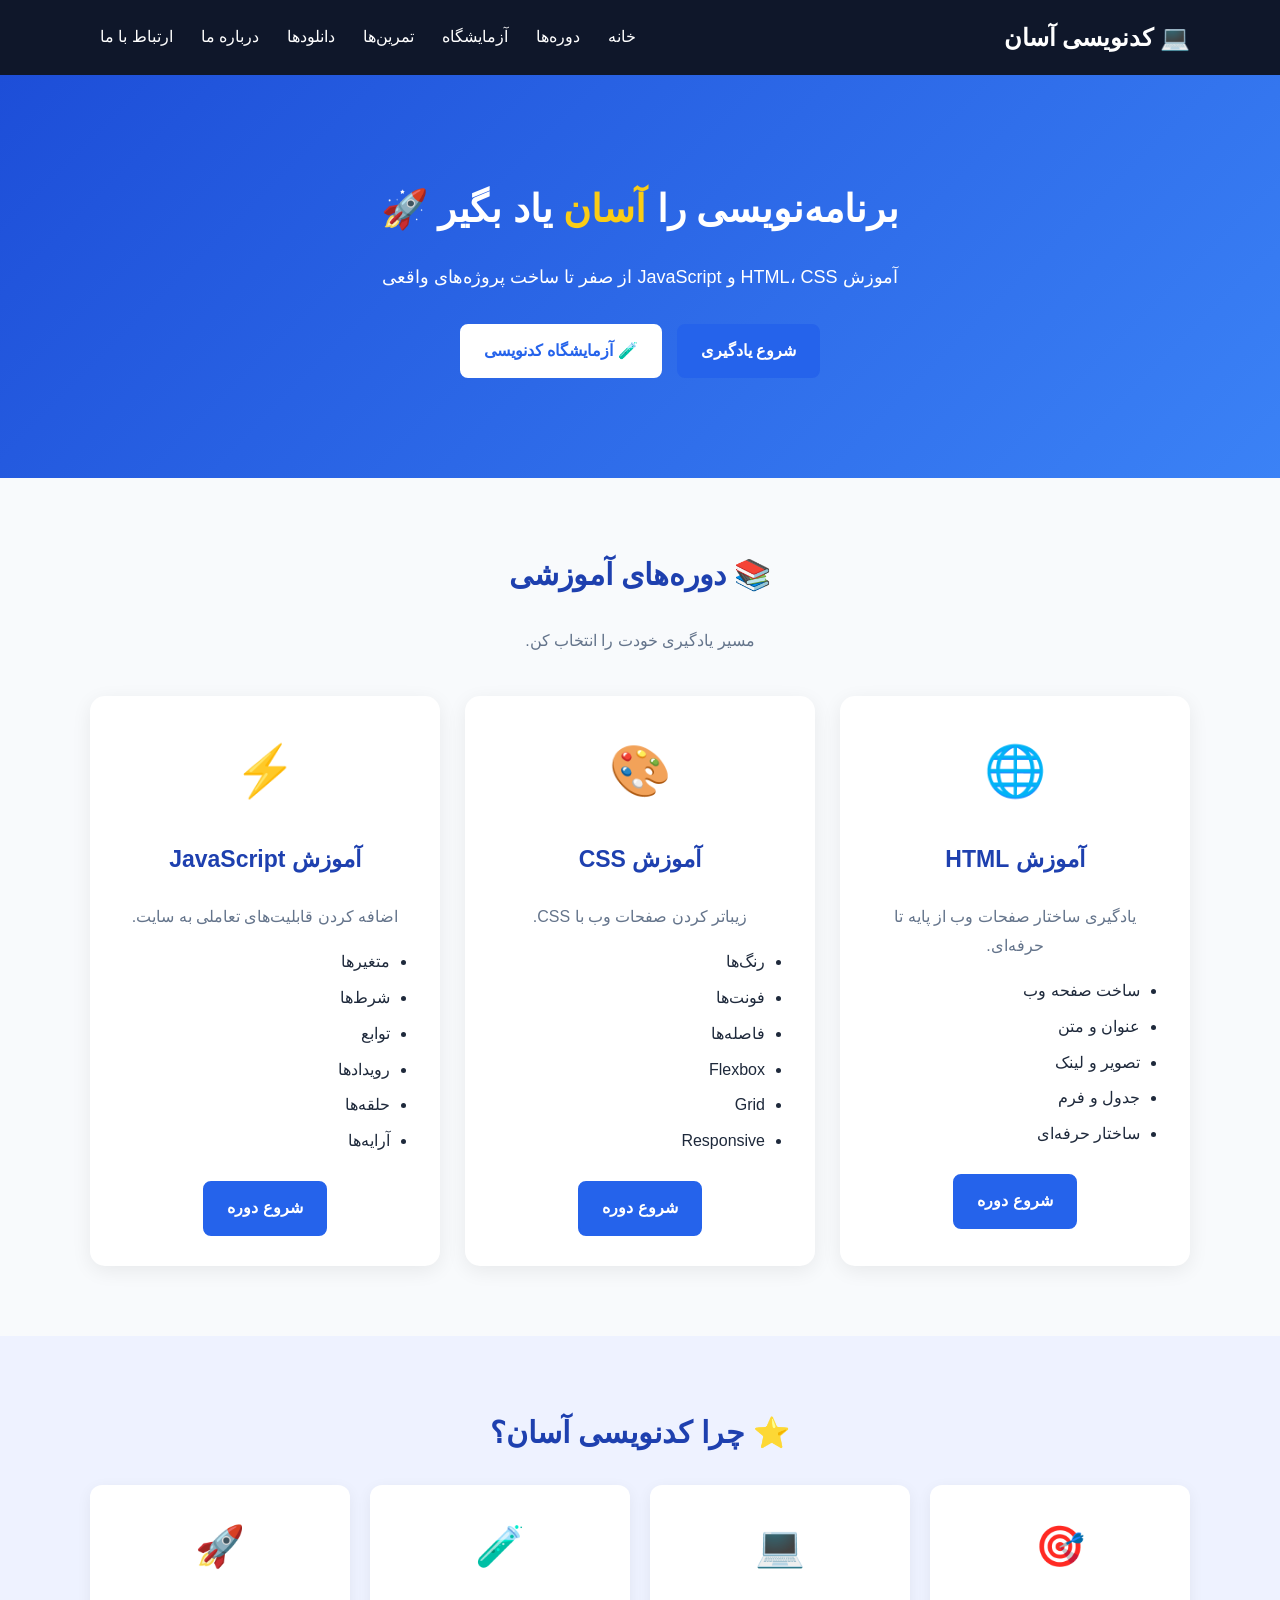
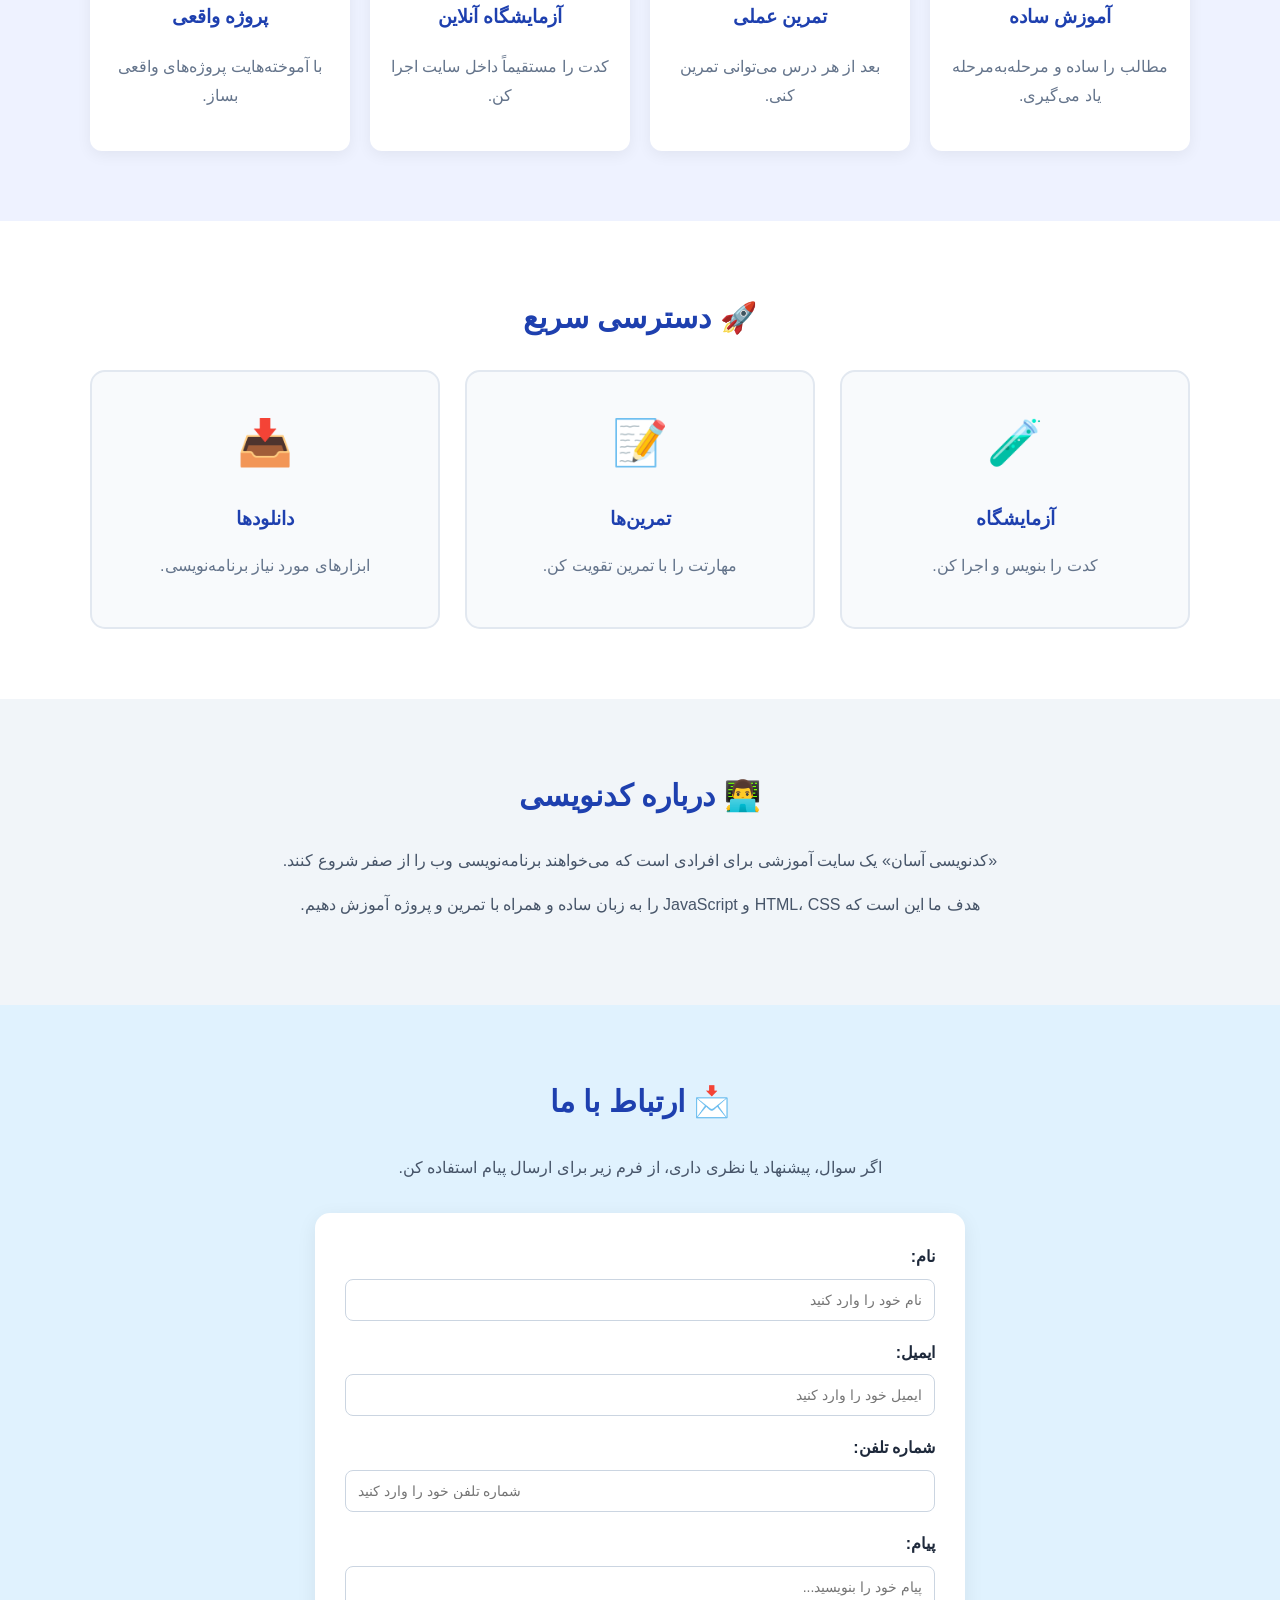
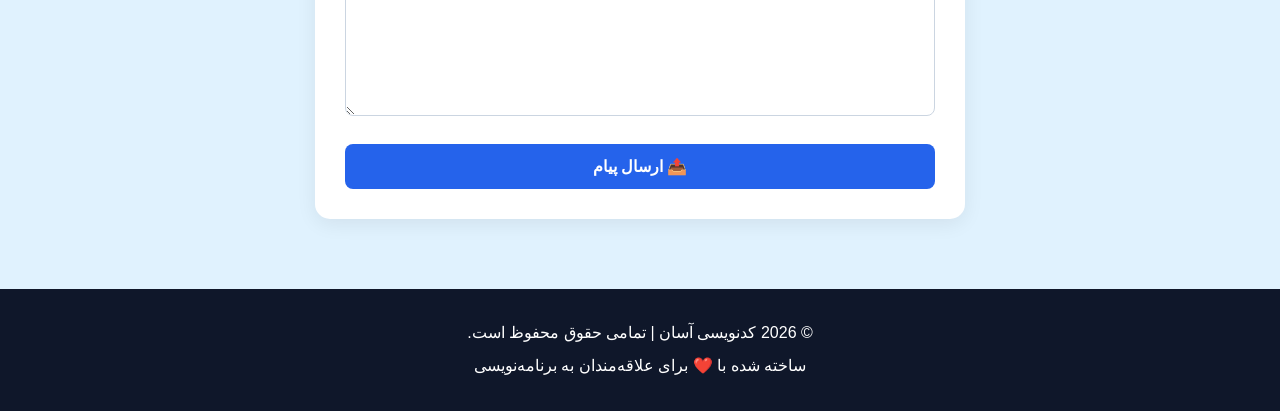
<file: index.html>
<!DOCTYPE html>
<html lang="fa" dir="rtl">

<head>

    <meta charset="UTF-8">

    <meta name="viewport"
          content="width=device-width, initial-scale=1.0">

    <title>کدنویسی آسان | آموزش برنامه‌نویسی سایت</title>

    <link rel="stylesheet"
          href="style.css">

</head>

<body>

    <!-- ================= HEADER ================= -->

    <header>

        <div class="container">

            <h1>💻 کدنویسی آسان</h1>

            <nav>

                <a href="index.html">خانه</a>

                <a href="#courses">دوره‌ها</a>

                <a href="lab.html">آزمایشگاه</a>

                <a href="exercises.html">تمرین‌ها</a>

                <a href="downloads.html">دانلودها</a>

                <a href="#about">درباره ما</a>

                <a href="#contact">ارتباط با ما</a>

            </nav>

        </div>

    </header>


    <!-- ================= HERO ================= -->

    <section class="hero">

        <div class="container">

            <h2>
                برنامه‌نویسی را
                <span>آسان</span>
                یاد بگیر 🚀
            </h2>

            <p>
                آموزش HTML، CSS و JavaScript
                از صفر تا ساخت پروژه‌های واقعی
            </p>

            <div class="hero-buttons">

                <a href="#courses"
                   class="btn">
                    شروع یادگیری
                </a>

                <a href="lab.html"
                   class="btn btn-secondary">
                    🧪 آزمایشگاه کدنویسی
                </a>

            </div>

        </div>

    </section>


    <!-- ================= COURSES ================= -->

    <section id="courses"
             class="section courses">

        <div class="container">

            <h2>📚 دوره‌های آموزشی</h2>

            <p class="section-description">
                مسیر یادگیری خودت را انتخاب کن.
            </p>


            <div class="course-container">


                <!-- HTML -->

                <div class="course-card">

                    <div class="course-icon">
                        🌐
                    </div>

                    <h3>
                        آموزش HTML
                    </h3>

                    <p>
                        یادگیری ساختار صفحات وب
                        از پایه تا حرفه‌ای.
                    </p>

                    <ul>

                        <li>ساخت صفحه وب</li>

                        <li>عنوان و متن</li>

                        <li>تصویر و لینک</li>

                        <li>جدول و فرم</li>

                        <li>ساختار حرفه‌ای</li>

                    </ul>

                    <a href="html-course.html"
                       class="btn">
                        شروع دوره
                    </a>

                </div>


                <!-- CSS -->

                <div class="course-card">

                    <div class="course-icon">
                        🎨
                    </div>

                    <h3>
                        آموزش CSS
                    </h3>

                    <p>
                        زیباتر کردن صفحات وب
                        با CSS.
                    </p>

                    <ul>

                        <li>رنگ‌ها</li>

                        <li>فونت‌ها</li>

                        <li>فاصله‌ها</li>

                        <li>Flexbox</li>

                        <li>Grid</li>

                        <li>Responsive</li>

                    </ul>

                    <a href="css-course.html"
                       class="btn">
                        شروع دوره
                    </a>

                </div>


                <!-- JavaScript -->

                <div class="course-card">

                    <div class="course-icon">
                        ⚡
                    </div>

                    <h3>
                        آموزش JavaScript
                    </h3>

                    <p>
                        اضافه کردن قابلیت‌های
                        تعاملی به سایت.
                    </p>

                    <ul>

                        <li>متغیرها</li>

                        <li>شرط‌ها</li>

                        <li>توابع</li>

                        <li>رویدادها</li>

                        <li>حلقه‌ها</li>

                        <li>آرایه‌ها</li>

                    </ul>

                    <a href="js-course.html"
                       class="btn">
                        شروع دوره
                    </a>

                </div>

            </div>

        </div>

    </section>


    <!-- ================= FEATURES ================= -->

    <section class="features section">

        <div class="container">

            <h2>
                ⭐ چرا کدنویسی آسان؟
            </h2>

            <div class="features-container">


                <div class="feature">

                    <div class="feature-icon">
                        🎯
                    </div>

                    <h3>
                        آموزش ساده
                    </h3>

                    <p>
                        مطالب را ساده و مرحله‌به‌مرحله
                        یاد می‌گیری.
                    </p>

                </div>


                <div class="feature">

                    <div class="feature-icon">
                        💻
                    </div>

                    <h3>
                        تمرین عملی
                    </h3>

                    <p>
                        بعد از هر درس می‌توانی
                        تمرین کنی.
                    </p>

                </div>


                <div class="feature">

                    <div class="feature-icon">
                        🧪
                    </div>

                    <h3>
                        آزمایشگاه آنلاین
                    </h3>

                    <p>
                        کدت را مستقیماً داخل سایت
                        اجرا کن.
                    </p>

                </div>


                <div class="feature">

                    <div class="feature-icon">
                        🚀
                    </div>

                    <h3>
                        پروژه واقعی
                    </h3>

                    <p>
                        با آموخته‌هایت پروژه‌های
                        واقعی بساز.
                    </p>

                </div>

            </div>

        </div>

    </section>


    <!-- ================= QUICK ACCESS ================= -->

    <section class="quick section">

        <div class="container">

            <h2>
                🚀 دسترسی سریع
            </h2>


            <div class="quick-container">


                <a href="lab.html"
                   class="quick-card">

                    <span>
                        🧪
                    </span>

                    <h3>
                        آزمایشگاه
                    </h3>

                    <p>
                        کدت را بنویس و اجرا کن.
                    </p>

                </a>


                <a href="exercises.html"
                   class="quick-card">

                    <span>
                        📝
                    </span>

                    <h3>
                        تمرین‌ها
                    </h3>

                    <p>
                        مهارتت را با تمرین تقویت کن.
                    </p>

                </a>


                <a href="downloads.html"
                   class="quick-card">

                    <span>
                        📥
                    </span>

                    <h3>
                        دانلودها
                    </h3>

                    <p>
                        ابزارهای مورد نیاز برنامه‌نویسی.
                    </p>

                </a>

            </div>

        </div>

    </section>


    <!-- ================= ABOUT ================= -->

    <section id="about"
             class="about section">

        <div class="container">

            <h2>
                👨‍💻 درباره کدنویسی
            </h2>

            <p>
                «کدنویسی آسان» یک سایت آموزشی
                برای افرادی است که می‌خواهند
                برنامه‌نویسی وب را از صفر شروع کنند.
            </p>

            <p>
                هدف ما این است که HTML، CSS و
                JavaScript را به زبان ساده و
                همراه با تمرین و پروژه آموزش دهیم.
            </p>

        </div>

    </section>


    <!-- ================= CONTACT ================= -->

    <section id="contact"
             class="contact section">

        <div class="container">

            <h2>
                📩 ارتباط با ما
            </h2>

            <p>
                اگر سوال، پیشنهاد یا نظری داری،
                از فرم زیر برای ارسال پیام استفاده کن.
            </p>


            <!-- فرم ارسال واقعی -->

            <form
                class="contact-form"
                action="https://formspree.io/f/mqpazklv"
                method="POST">


                <!-- نام -->

                <label for="name">
                    نام:
                </label>

                <input
                    type="text"
                    id="name"
                    name="name"
                    placeholder="نام خود را وارد کنید"
                    required>


                <!-- ایمیل -->

                <label for="email">
                    ایمیل:
                </label>

                <input
                    type="email"
                    id="email"
                    name="email"
                    placeholder="ایمیل خود را وارد کنید"
                    required>


                <!-- شماره -->

                <label for="phone">
                    شماره تلفن:
                </label>

                <input
                    type="tel"
                    id="phone"
                    name="phone"
                    placeholder="شماره تلفن خود را وارد کنید">


                <!-- پیام -->

                <label for="message">
                    پیام:
                </label>

                <textarea
                    id="message"
                    name="message"
                    placeholder="پیام خود را بنویسید..."
                    required></textarea>


                <!-- دکمه -->

                <button type="submit">
                    📤 ارسال پیام
                </button>

            </form>

        </div>

    </section>


    <!-- ================= FOOTER ================= -->

    <footer>

        <div class="container">

            <p>
                © 2026 کدنویسی آسان |
                تمامی حقوق محفوظ است.
            </p>

            <p>
                ساخته شده با ❤️ برای علاقه‌مندان
                به برنامه‌نویسی
            </p>

        </div>

    </footer>


    <!-- ================= JAVASCRIPT ================= -->

    <script src="script.js"></script>

</body>

</html>
</file>
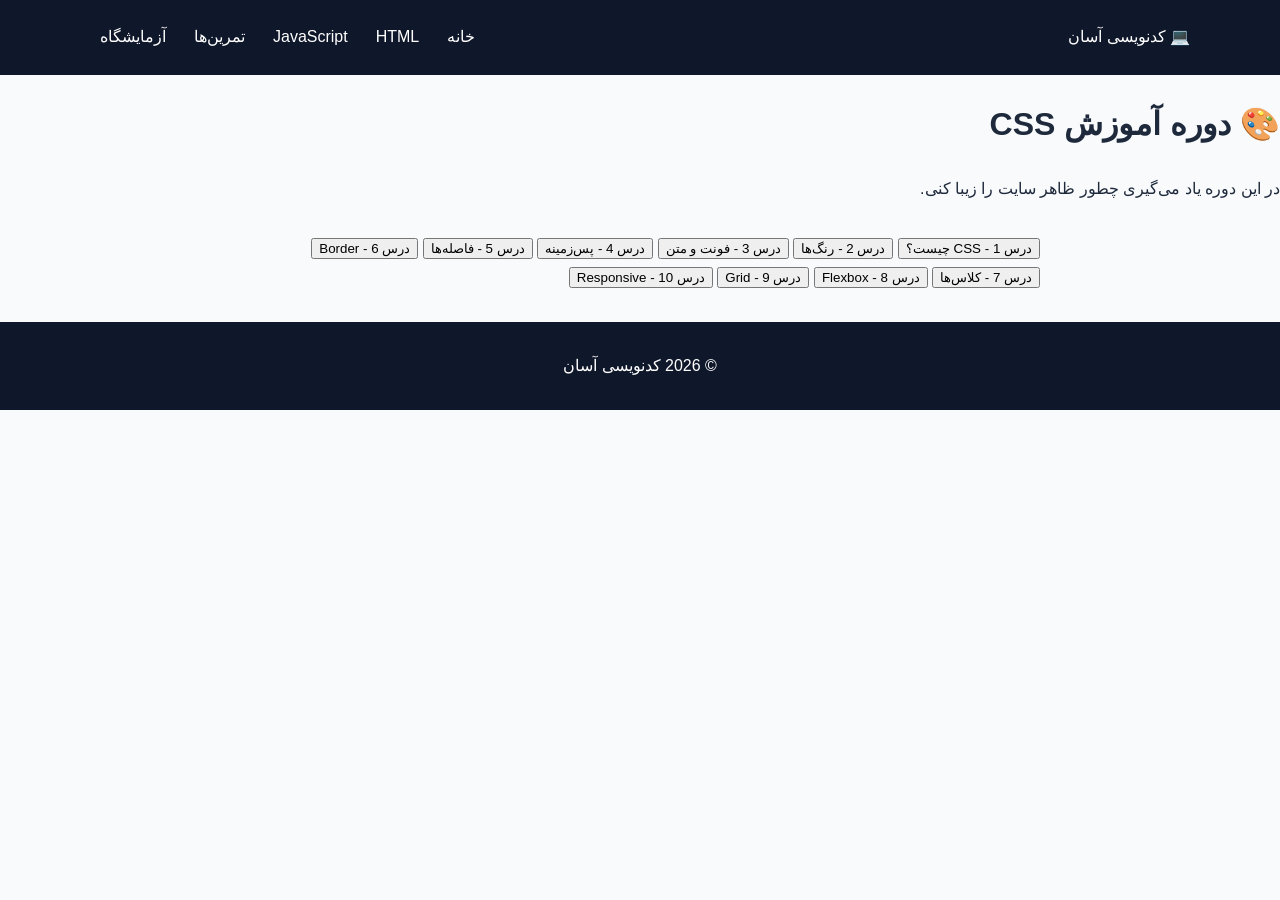
<file: css-course.html>
<!DOCTYPE html>
<html lang="fa" dir="rtl">

<head>

    <meta charset="UTF-8">

    <meta name="viewport"
        content="width=device-width, initial-scale=1.0">

    <title>دوره CSS | کدنویسی آسان</title>

    <link rel="stylesheet" href="style.css">

</head>

<body>


<header>

    <div class="container header-container">

        <div class="logo">
            💻 کدنویسی آسان
        </div>

        <nav>

            <a href="index.html">خانه</a>
            <a href="html-course.html">HTML</a>
            <a href="js-course.html">JavaScript</a>
            <a href="exercises.html">تمرین‌ها</a>
            <a href="lab.html">آزمایشگاه</a>

        </nav>

    </div>

</header>


<main class="lesson-page">

    <h1>🎨 دوره آموزش CSS</h1>

    <p>
        در این دوره یاد می‌گیری چطور ظاهر سایت را زیبا کنی.
    </p>


    <div class="lesson-list">

        <button onclick="showLesson(1)">
            درس 1 - CSS چیست؟
        </button>

        <button onclick="showLesson(2)">
            درس 2 - رنگ‌ها
        </button>

        <button onclick="showLesson(3)">
            درس 3 - فونت و متن
        </button>

        <button onclick="showLesson(4)">
            درس 4 - پس‌زمینه
        </button>

        <button onclick="showLesson(5)">
            درس 5 - فاصله‌ها
        </button>

        <button onclick="showLesson(6)">
            درس 6 - Border
        </button>

        <button onclick="showLesson(7)">
            درس 7 - کلاس‌ها
        </button>

        <button onclick="showLesson(8)">
            درس 8 - Flexbox
        </button>

        <button onclick="showLesson(9)">
            درس 9 - Grid
        </button>

        <button onclick="showLesson(10)">
            درس 10 - Responsive
        </button>

    </div>


    <div id="lesson1" class="lesson">

        <h2>درس 1: CSS چیست؟</h2>

        <p>
            CSS برای طراحی ظاهر صفحات HTML استفاده می‌شود.
        </p>

        <div class="code-box">
h1 {
    color: blue;
}
        </div>

        <div class="exercise">
            📝 تمرین: رنگ یک h1 را آبی کن.
        </div>

        <div class="lesson-nav">

            <button onclick="showLesson(2)">
                درس بعدی ←
            </button>

            <button onclick="backToLessons()">
                فهرست
            </button>

        </div>

    </div>


    <div id="lesson2" class="lesson">

        <h2>درس 2: رنگ‌ها</h2>

        <div class="code-box">
body {
    background: lightblue;
}

h1 {
    color: red;
}
        </div>

        <p>
            می‌توانی از نام رنگ، HEX و RGB استفاده کنی.
        </p>

        <div class="exercise">
            📝 تمرین: پس‌زمینه صفحه را سبز کن.
        </div>

        <div class="lesson-nav">

            <button onclick="showLesson(3)">
                درس بعدی ←
            </button>

            <button onclick="backToLessons()">
                فهرست
            </button>

        </div>

    </div>


    <div id="lesson3" class="lesson">

        <h2>درس 3: فونت و متن</h2>

        <div class="code-box">
p {
    font-size: 20px;
    font-weight: bold;
    text-align: center;
}
        </div>

        <div class="exercise">
            📝 تمرین: یک متن 25 پیکسلی و وسط‌چین بساز.
        </div>

        <div class="lesson-nav">

            <button onclick="showLesson(4)">
                درس بعدی ←
            </button>

            <button onclick="backToLessons()">
                فهرست
            </button>

        </div>

    </div>


    <div id="lesson4" class="lesson">

        <h2>درس 4: پس‌زمینه</h2>

        <div class="code-box">
body {
    background-color: #eef6ff;
}

.box {
    background-image: url("image.jpg");
}
        </div>

        <div class="exercise">
            📝 تمرین: پس‌زمینه یک div را تغییر بده.
        </div>

        <div class="lesson-nav">

            <button onclick="showLesson(5)">
                درس بعدی ←
            </button>

            <button onclick="backToLessons()">
                فهرست
            </button>

        </div>

    </div>


    <div id="lesson5" class="lesson">

        <h2>درس 5: فاصله‌ها</h2>

        <div class="code-box">
.box {
    margin: 20px;
    padding: 15px;
}
        </div>

        <p>
            margin فاصله بیرونی و padding فاصله داخلی است.
        </p>

        <div class="exercise">
            📝 تمرین: برای یک کارت margin و padding قرار بده.
        </div>

        <div class="lesson-nav">

            <button onclick="showLesson(6)">
                درس بعدی ←
            </button>

            <button onclick="backToLessons()">
                فهرست
            </button>

        </div>

    </div>


    <div id="lesson6" class="lesson">

        <h2>درس 6: Border</h2>

        <div class="code-box">
.box {
    border: 2px solid black;
    border-radius: 10px;
}
        </div>

        <div class="exercise">
            📝 تمرین: یک کارت با گوشه‌های گرد بساز.
        </div>

        <div class="lesson-nav">

            <button onclick="showLesson(7)">
                درس بعدی ←
            </button>

            <button onclick="backToLessons()">
                فهرست
            </button>

        </div>

    </div>


    <div id="lesson7" class="lesson">

        <h2>درس 7: کلاس‌ها</h2>

        <p>
            کلاس‌ها اجازه می‌دهند چند عنصر را با یک CSS کنترل کنیم.
        </p>

        <div class="code-box">
.card {
    background: white;
    padding: 20px;
}
        </div>

        <div class="exercise">
            📝 تمرین: سه کارت با کلاس card بساز.
        </div>

        <div class="lesson-nav">

            <button onclick="showLesson(8)">
                درس بعدی ←
            </button>

            <button onclick="backToLessons()">
                فهرست
            </button>

        </div>

    </div>


    <div id="lesson8" class="lesson">

        <h2>درس 8: Flexbox</h2>

        <div class="code-box">
.container {
    display: flex;
    justify-content: center;
    gap: 20px;
}
        </div>

        <p>
            Flexbox برای چیدمان عناصر بسیار کاربردی است.
        </p>

        <div class="exercise">
            📝 تمرین: سه کارت را کنار هم قرار بده.
        </div>

        <div class="lesson-nav">

            <button onclick="showLesson(9)">
                درس بعدی ←
            </button>

            <button onclick="backToLessons()">
                فهرست
            </button>

        </div>

    </div>


    <div id="lesson9" class="lesson">

        <h2>درس 9: Grid</h2>

        <div class="code-box">
.container {
    display: grid;
    grid-template-columns:
        repeat(3, 1fr);

    gap: 20px;
}
        </div>

        <div class="exercise">
            📝 تمرین: یک شبکه سه ستونه بساز.
        </div>

        <div class="lesson-nav">

            <button onclick="showLesson(10)">
                درس بعدی ←
            </button>

            <button onclick="backToLessons()">
                فهرست
            </button>

        </div>

    </div>


    <div id="lesson10" class="lesson">

        <h2>درس 10: Responsive</h2>

        <p>
            Responsive یعنی سایت در موبایل، تبلت و کامپیوتر
            به شکل مناسب نمایش داده شود.
        </p>

        <div class="code-box">
@media (max-width: 600px) {

    .container {
        grid-template-columns: 1fr;
    }

}
        </div>

        <div class="tip">
            🎉 تبریک! دوره CSS را تمام کردی.
        </div>

        <div class="exercise">
            📝 پروژه: یک صفحه کارت‌محور بساز
            که در موبایل یک ستونه شود.
        </div>

        <div class="lesson-nav">

            <a href="js-course.html"
               class="main-button">
                شروع JavaScript
            </a>

            <button onclick="backToLessons()">
                فهرست
            </button>

        </div>

    </div>

</main>


<footer>

    <p>
        © 2026 کدنویسی آسان
    </p>

</footer>


<script>

function showLesson(number) {

    var lessons =
        document.querySelectorAll(".lesson");

    for (var i = 0; i < lessons.length; i++) {

        lessons[i].classList.remove("active");

    }

    var lesson =
        document.getElementById(
            "lesson" + number
        );

    if (lesson) {

        lesson.classList.add("active");

        window.scrollTo({
            top: 0,
            behavior: "smooth"
        });

    }

}


function backToLessons() {

    var lessons =
        document.querySelectorAll(".lesson");

    for (var i = 0; i < lessons.length; i++) {

        lessons[i].classList.remove("active");

    }

    window.scrollTo({
        top: 0,
        behavior: "smooth"
    });

}

</script>

</body>

</html>
</file>
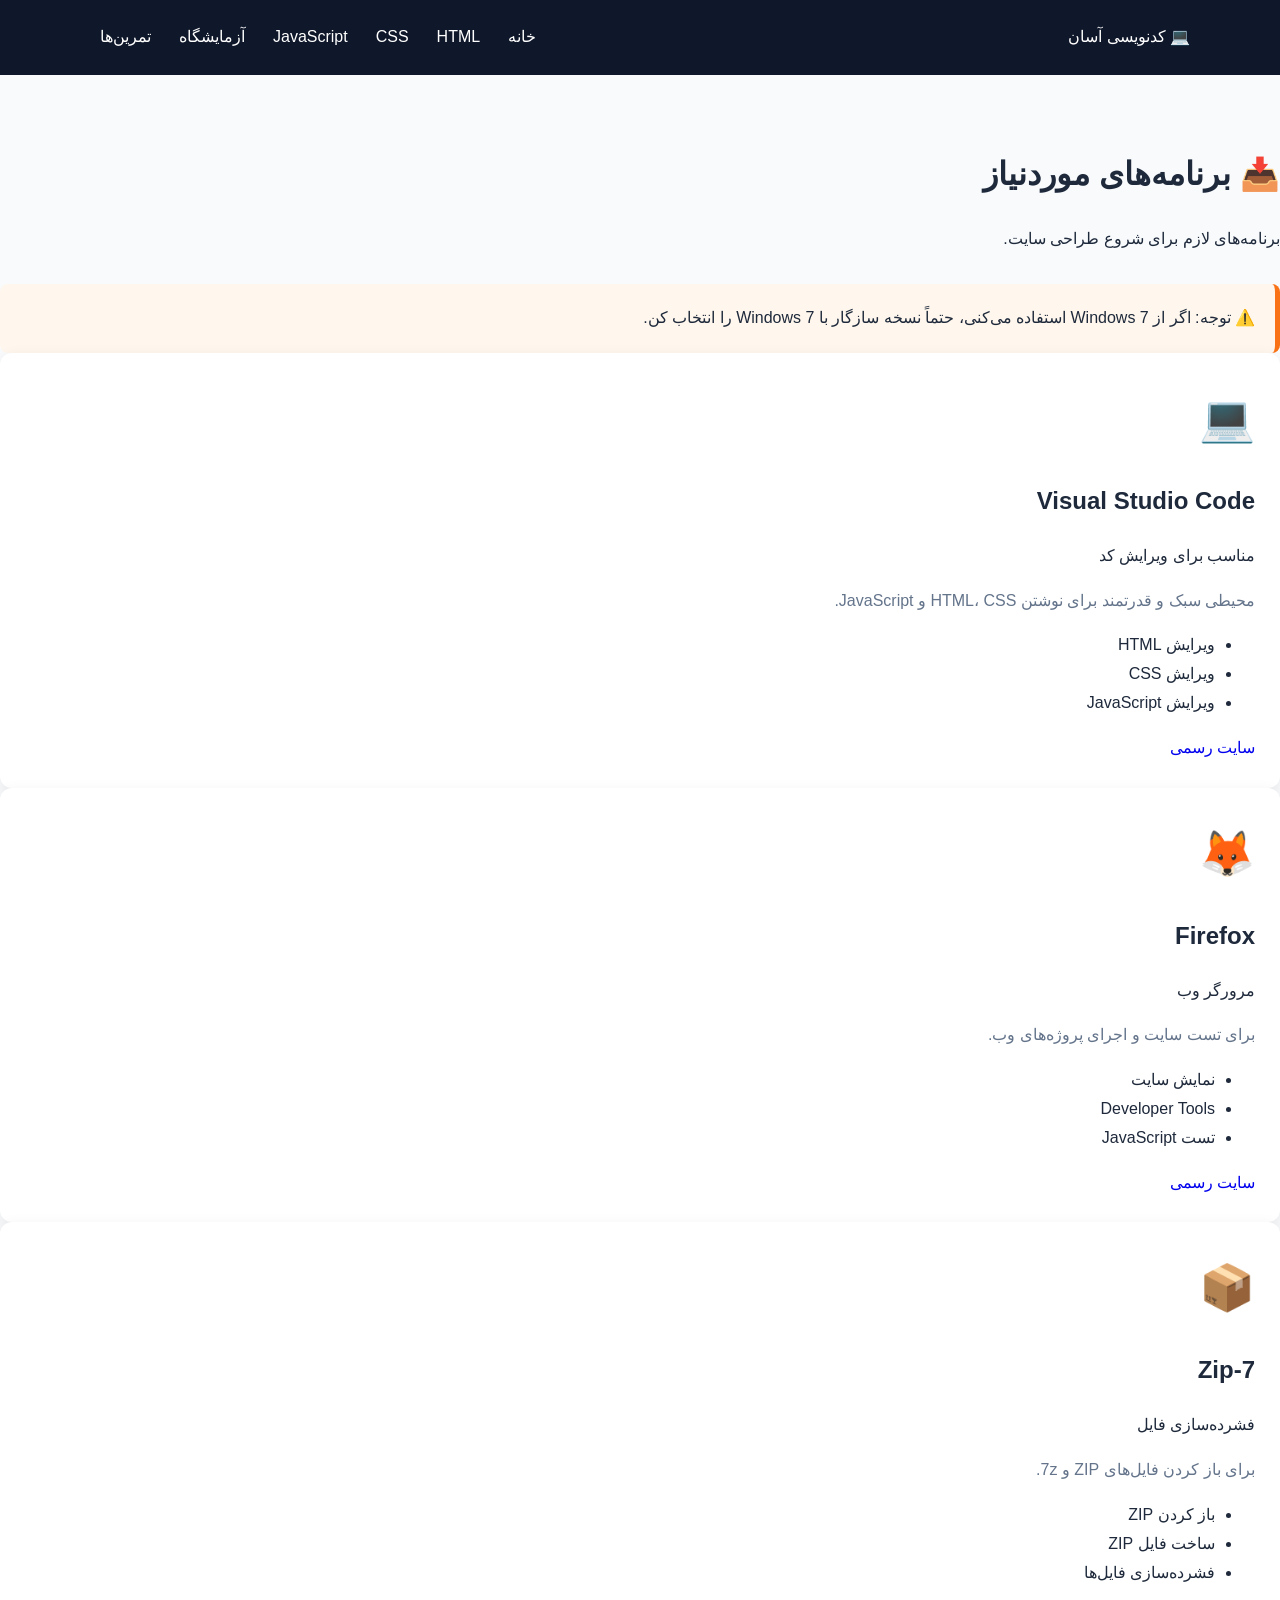
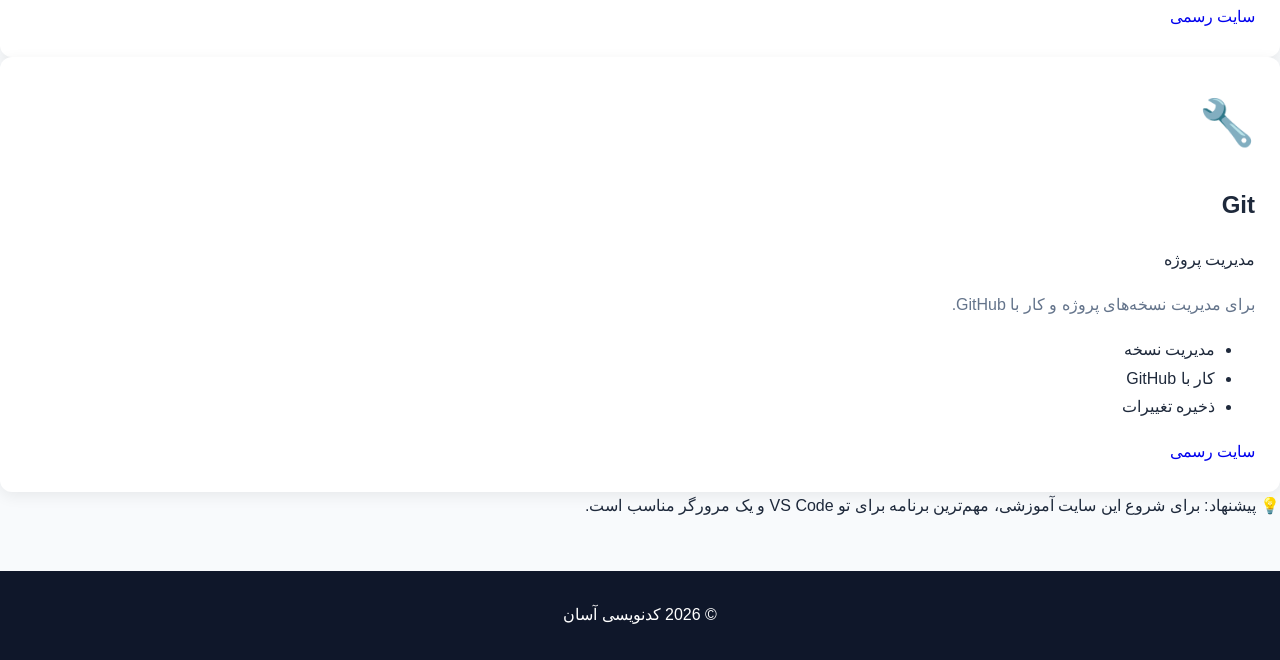
<file: downloads.html>
<!DOCTYPE html>
<html lang="fa" dir="rtl">

<head>

    <meta charset="UTF-8">

    <meta name="viewport"
        content="width=device-width, initial-scale=1.0">

    <title>دانلود برنامه‌ها | کدنویسی آسان</title>

    <link rel="stylesheet" href="style.css">

</head>

<body>


<header>

    <div class="container header-container">

        <div class="logo">
            💻 کدنویسی آسان
        </div>

        <nav>

            <a href="index.html">خانه</a>
            <a href="html-course.html">HTML</a>
            <a href="css-course.html">CSS</a>
            <a href="js-course.html">JavaScript</a>
            <a href="lab.html">آزمایشگاه</a>
            <a href="exercises.html">تمرین‌ها</a>

        </nav>

    </div>

</header>


<main class="download-page">

    <h1>📥 برنامه‌های موردنیاز</h1>

    <p>
        برنامه‌های لازم برای شروع طراحی سایت.
    </p>


    <div class="download-warning">

        ⚠️ توجه:

        اگر از Windows 7 استفاده می‌کنی،
        حتماً نسخه سازگار با Windows 7 را انتخاب کن.

    </div>


    <div class="download-grid">


        <!-- VS CODE -->

        <div class="download-card">

            <div class="download-icon">
                💻
            </div>

            <h2>
                Visual Studio Code
            </h2>

            <span class="download-version">
                مناسب برای ویرایش کد
            </span>

            <p>
                محیطی سبک و قدرتمند برای نوشتن
                HTML، CSS و JavaScript.
            </p>

            <ul>

                <li>ویرایش HTML</li>
                <li>ویرایش CSS</li>
                <li>ویرایش JavaScript</li>

            </ul>

            <a
                class="download-button"
                href="https://code.visualstudio.com/"
                target="_blank">

                سایت رسمی

            </a>

        </div>


        <!-- FIREFOX -->

        <div class="download-card">

            <div class="download-icon">
                🦊
            </div>

            <h2>
                Firefox
            </h2>

            <span class="download-version">
                مرورگر وب
            </span>

            <p>
                برای تست سایت و اجرای پروژه‌های وب.
            </p>

            <ul>

                <li>نمایش سایت</li>
                <li>Developer Tools</li>
                <li>تست JavaScript</li>

            </ul>

            <a
                class="download-button"
                href="https://www.mozilla.org/firefox/"
                target="_blank">

                سایت رسمی

            </a>

        </div>


        <!-- 7ZIP -->

        <div class="download-card">

            <div class="download-icon">
                📦
            </div>

            <h2>
                7-Zip
            </h2>

            <span class="download-version">
                فشرده‌سازی فایل
            </span>

            <p>
                برای باز کردن فایل‌های ZIP و 7z.
            </p>

            <ul>

                <li>باز کردن ZIP</li>
                <li>ساخت فایل ZIP</li>
                <li>فشرده‌سازی فایل‌ها</li>

            </ul>

            <a
                class="download-button"
                href="https://www.7-zip.org/"
                target="_blank">

                سایت رسمی

            </a>

        </div>


        <!-- GIT -->

        <div class="download-card">

            <div class="download-icon">
                🔧
            </div>

            <h2>
                Git
            </h2>

            <span class="download-version">
                مدیریت پروژه
            </span>

            <p>
                برای مدیریت نسخه‌های پروژه و کار با GitHub.
            </p>

            <ul>

                <li>مدیریت نسخه</li>
                <li>کار با GitHub</li>
                <li>ذخیره تغییرات</li>

            </ul>

            <a
                class="download-button"
                href="https://git-scm.com/"
                target="_blank">

                سایت رسمی

            </a>

        </div>

    </div>


    <div class="download-note">

        💡 پیشنهاد:

        برای شروع این سایت آموزشی،
        مهم‌ترین برنامه برای تو VS Code و یک مرورگر مناسب است.

    </div>

</main>


<footer>

    <p>
        © 2026 کدنویسی آسان
    </p>

</footer>


</body>

</html>
</file>
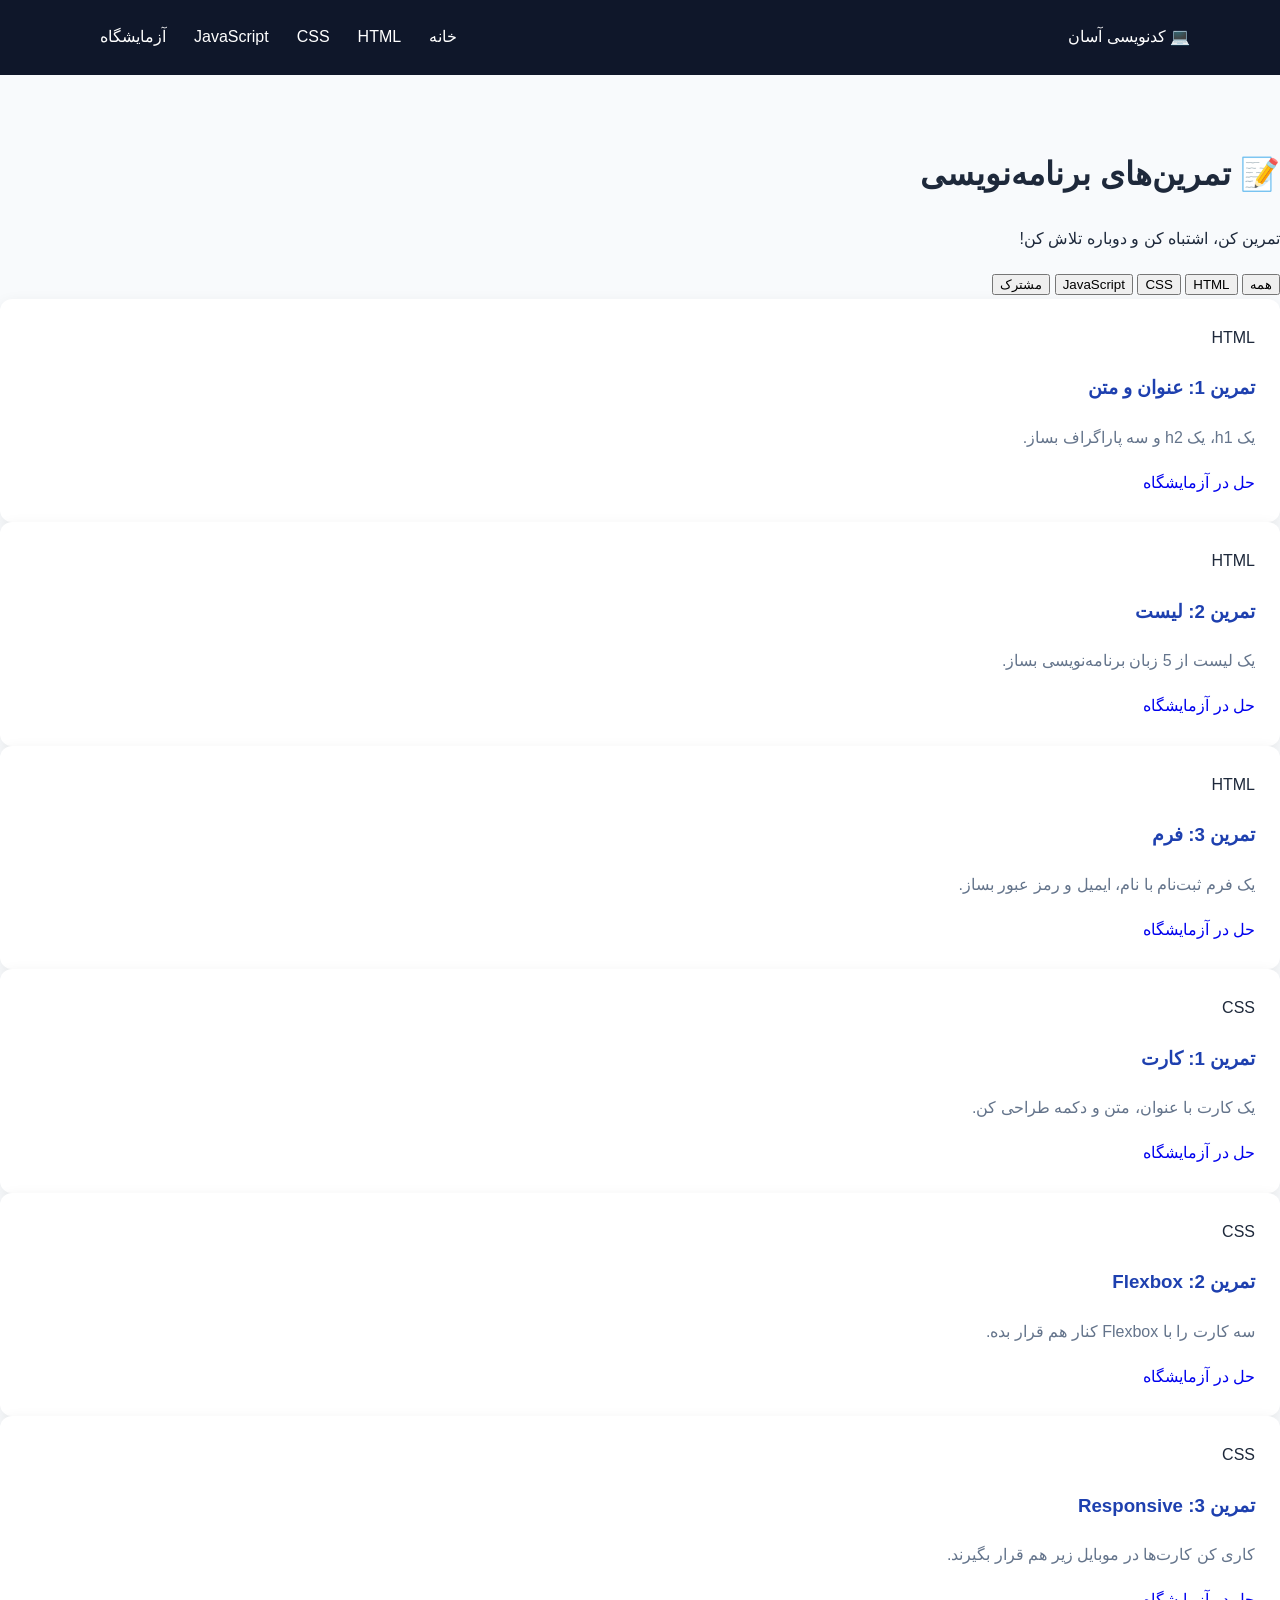
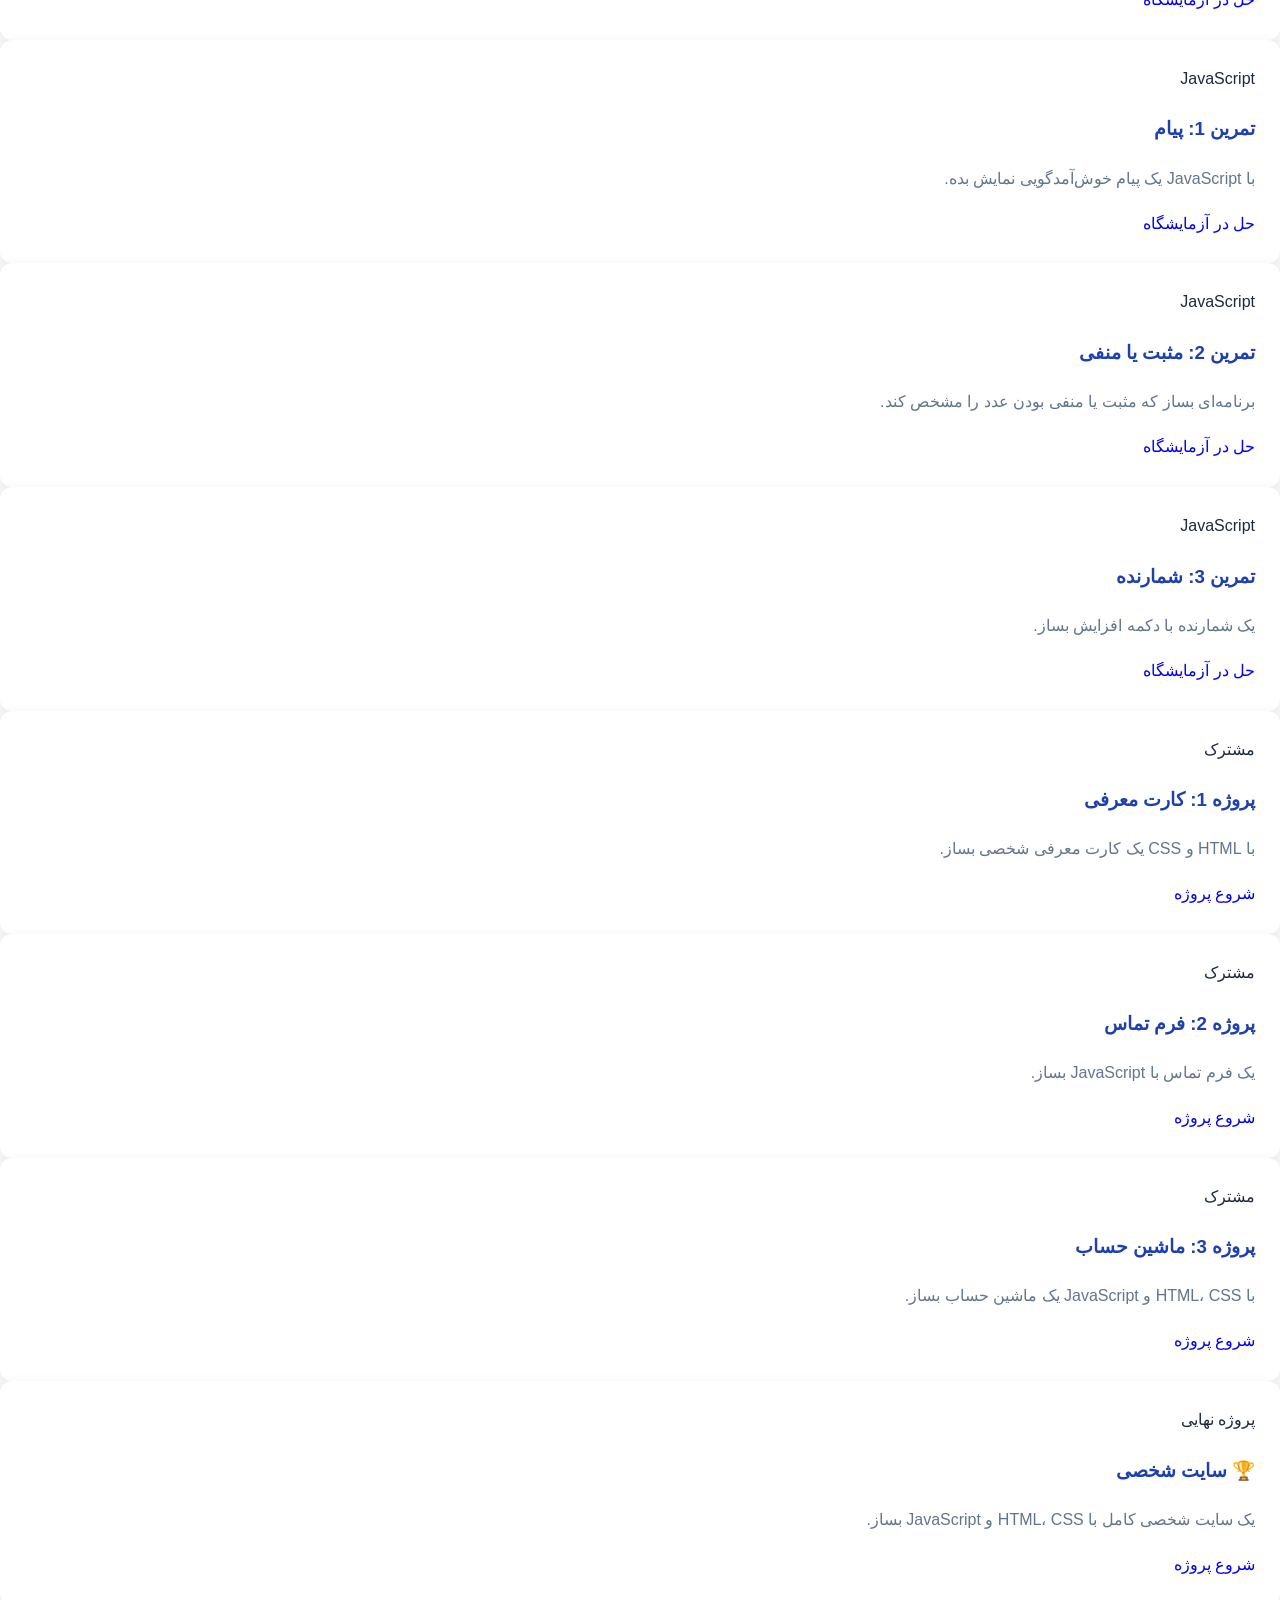
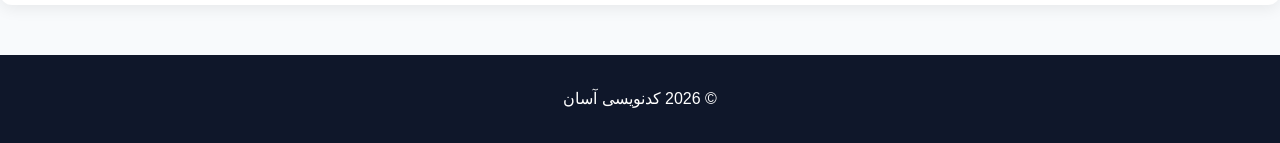
<file: exercises.html>
<!DOCTYPE html>
<html lang="fa" dir="rtl">

<head>

    <meta charset="UTF-8">

    <meta name="viewport"
        content="width=device-width, initial-scale=1.0">

    <title>تمرین‌ها | کدنویسی آسان</title>

    <link rel="stylesheet" href="style.css">

</head>

<body>


<header>

    <div class="container header-container">

        <div class="logo">
            💻 کدنویسی آسان
        </div>

        <nav>

            <a href="index.html">خانه</a>
            <a href="html-course.html">HTML</a>
            <a href="css-course.html">CSS</a>
            <a href="js-course.html">JavaScript</a>
            <a href="lab.html">آزمایشگاه</a>

        </nav>

    </div>

</header>


<main class="exercise-page">

    <h1>📝 تمرین‌های برنامه‌نویسی</h1>

    <p>
        تمرین کن، اشتباه کن و دوباره تلاش کن!
    </p>


    <div class="exercise-filter">

        <button onclick="showExercises('all')">
            همه
        </button>

        <button onclick="showExercises('html')">
            HTML
        </button>

        <button onclick="showExercises('css')">
            CSS
        </button>

        <button onclick="showExercises('js')">
            JavaScript
        </button>

        <button onclick="showExercises('common')">
            مشترک
        </button>

    </div>


    <div class="exercise-grid">


        <div class="exercise-card" data-type="html">

            <span>HTML</span>

            <h3>
                تمرین 1: عنوان و متن
            </h3>

            <p>
                یک h1، یک h2 و سه پاراگراف بساز.
            </p>

            <a href="lab.html">
                حل در آزمایشگاه
            </a>

        </div>


        <div class="exercise-card" data-type="html">

            <span>HTML</span>

            <h3>
                تمرین 2: لیست
            </h3>

            <p>
                یک لیست از 5 زبان برنامه‌نویسی بساز.
            </p>

            <a href="lab.html">
                حل در آزمایشگاه
            </a>

        </div>


        <div class="exercise-card" data-type="html">

            <span>HTML</span>

            <h3>
                تمرین 3: فرم
            </h3>

            <p>
                یک فرم ثبت‌نام با نام، ایمیل و رمز عبور بساز.
            </p>

            <a href="lab.html">
                حل در آزمایشگاه
            </a>

        </div>


        <div class="exercise-card" data-type="css">

            <span>CSS</span>

            <h3>
                تمرین 1: کارت
            </h3>

            <p>
                یک کارت با عنوان، متن و دکمه طراحی کن.
            </p>

            <a href="lab.html">
                حل در آزمایشگاه
            </a>

        </div>


        <div class="exercise-card" data-type="css">

            <span>CSS</span>

            <h3>
                تمرین 2: Flexbox
            </h3>

            <p>
                سه کارت را با Flexbox کنار هم قرار بده.
            </p>

            <a href="lab.html">
                حل در آزمایشگاه
            </a>

        </div>


        <div class="exercise-card" data-type="css">

            <span>CSS</span>

            <h3>
                تمرین 3: Responsive
            </h3>

            <p>
                کاری کن کارت‌ها در موبایل زیر هم قرار بگیرند.
            </p>

            <a href="lab.html">
                حل در آزمایشگاه
            </a>

        </div>


        <div class="exercise-card" data-type="js">

            <span>JavaScript</span>

            <h3>
                تمرین 1: پیام
            </h3>

            <p>
                با JavaScript یک پیام خوش‌آمدگویی نمایش بده.
            </p>

            <a href="lab.html">
                حل در آزمایشگاه
            </a>

        </div>


        <div class="exercise-card" data-type="js">

            <span>JavaScript</span>

            <h3>
                تمرین 2: مثبت یا منفی
            </h3>

            <p>
                برنامه‌ای بساز که مثبت یا منفی بودن عدد را مشخص کند.
            </p>

            <a href="lab.html">
                حل در آزمایشگاه
            </a>

        </div>


        <div class="exercise-card" data-type="js">

            <span>JavaScript</span>

            <h3>
                تمرین 3: شمارنده
            </h3>

            <p>
                یک شمارنده با دکمه افزایش بساز.
            </p>

            <a href="lab.html">
                حل در آزمایشگاه
            </a>

        </div>


        <div class="exercise-card" data-type="common">

            <span>مشترک</span>

            <h3>
                پروژه 1: کارت معرفی
            </h3>

            <p>
                با HTML و CSS یک کارت معرفی شخصی بساز.
            </p>

            <a href="lab.html">
                شروع پروژه
            </a>

        </div>


        <div class="exercise-card" data-type="common">

            <span>مشترک</span>

            <h3>
                پروژه 2: فرم تماس
            </h3>

            <p>
                یک فرم تماس با JavaScript بساز.
            </p>

            <a href="lab.html">
                شروع پروژه
            </a>

        </div>


        <div class="exercise-card" data-type="common">

            <span>مشترک</span>

            <h3>
                پروژه 3: ماشین حساب
            </h3>

            <p>
                با HTML، CSS و JavaScript یک ماشین حساب بساز.
            </p>

            <a href="lab.html">
                شروع پروژه
            </a>

        </div>


        <div class="exercise-card" data-type="common">

            <span>پروژه نهایی</span>

            <h3>
                🏆 سایت شخصی
            </h3>

            <p>
                یک سایت شخصی کامل با HTML، CSS و JavaScript بساز.
            </p>

            <a href="lab.html">
                شروع پروژه
            </a>

        </div>

    </div>

</main>


<footer>

    <p>
        © 2026 کدنویسی آسان
    </p>

</footer>


<script>

function showExercises(type) {

    var cards =
        document.querySelectorAll(".exercise-card");


    for (var i = 0; i < cards.length; i++) {

        if (
            type === "all" ||
            cards[i].getAttribute("data-type") === type
        ) {

            cards[i].style.display = "block";

        } else {

            cards[i].style.display = "none";

        }

    }

}

</script>

</body>

</html>
</file>
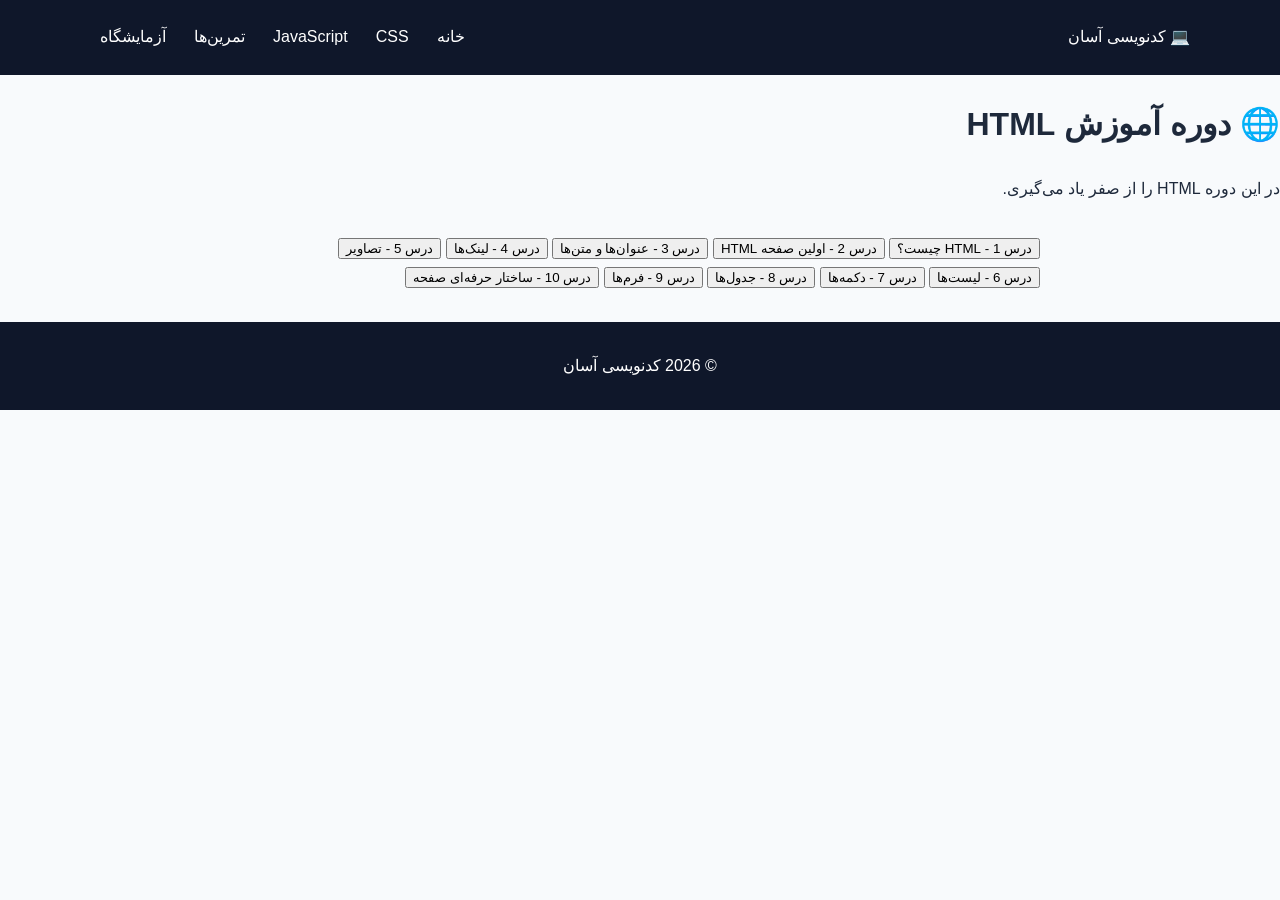
<file: html-course.html>
<!DOCTYPE html>
<html lang="fa" dir="rtl">

<head>

    <meta charset="UTF-8">

    <meta name="viewport"
        content="width=device-width, initial-scale=1.0">

    <title>دوره HTML | کدنویسی آسان</title>

    <link rel="stylesheet" href="style.css">

</head>

<body>


<header>

    <div class="container header-container">

        <div class="logo">
            💻 کدنویسی آسان
        </div>

        <nav>

            <a href="index.html">خانه</a>
            <a href="css-course.html">CSS</a>
            <a href="js-course.html">JavaScript</a>
            <a href="exercises.html">تمرین‌ها</a>
            <a href="lab.html">آزمایشگاه</a>

        </nav>

    </div>

</header>


<main class="lesson-page">

    <h1>🌐 دوره آموزش HTML</h1>

    <p>
        در این دوره HTML را از صفر یاد می‌گیری.
    </p>


    <div class="lesson-list">

        <button onclick="showLesson(1)">
            درس 1 - HTML چیست؟
        </button>

        <button onclick="showLesson(2)">
            درس 2 - اولین صفحه HTML
        </button>

        <button onclick="showLesson(3)">
            درس 3 - عنوان‌ها و متن‌ها
        </button>

        <button onclick="showLesson(4)">
            درس 4 - لینک‌ها
        </button>

        <button onclick="showLesson(5)">
            درس 5 - تصاویر
        </button>

        <button onclick="showLesson(6)">
            درس 6 - لیست‌ها
        </button>

        <button onclick="showLesson(7)">
            درس 7 - دکمه‌ها
        </button>

        <button onclick="showLesson(8)">
            درس 8 - جدول‌ها
        </button>

        <button onclick="showLesson(9)">
            درس 9 - فرم‌ها
        </button>

        <button onclick="showLesson(10)">
            درس 10 - ساختار حرفه‌ای صفحه
        </button>

    </div>


    <!-- LESSON 1 -->

    <div id="lesson1" class="lesson">

        <h2>درس 1: HTML چیست؟</h2>

        <p>
            HTML زبان ساختار صفحات وب است.
        </p>

        <p>
            با HTML مشخص می‌کنیم در صفحه چه چیزهایی
            وجود داشته باشد؛ مثل متن، عکس، لینک و فرم.
        </p>

        <div class="code-box">
&lt;h1&gt;سلام دنیا&lt;/h1&gt;
        </div>

        <div class="tip">
            💡 HTML برای طراحی ظاهر نیست؛
            ساختار صفحه را مشخص می‌کند.
        </div>

        <div class="exercise">
            📝 تمرین: یک عنوان با متن «سلام دنیا» بساز.
        </div>

        <div class="lesson-nav">

            <button onclick="showLesson(2)">
                درس بعدی ←
            </button>

            <button onclick="backToLessons()">
                فهرست درس‌ها
            </button>

        </div>

    </div>


    <!-- LESSON 2 -->

    <div id="lesson2" class="lesson">

        <h2>درس 2: اولین صفحه HTML</h2>

        <p>
            یک صفحه HTML معمولاً با ساختار زیر شروع می‌شود:
        </p>

        <div class="code-box">
&lt;!DOCTYPE html&gt;

&lt;html&gt;

&lt;head&gt;
    &lt;title&gt;صفحه من&lt;/title&gt;
&lt;/head&gt;

&lt;body&gt;

    &lt;h1&gt;سلام دنیا&lt;/h1&gt;

&lt;/body&gt;

&lt;/html&gt;
        </div>

        <p>
            بخش body محتوایی را نگه می‌دارد
            که کاربر در صفحه می‌بیند.
        </p>

        <div class="exercise">
            📝 تمرین: یک فایل index.html بساز
            و کد بالا را داخل آن قرار بده.
        </div>

        <div class="lesson-nav">

            <button onclick="showLesson(3)">
                درس بعدی ←
            </button>

            <button onclick="backToLessons()">
                فهرست درس‌ها
            </button>

        </div>

    </div>


    <!-- LESSON 3 -->

    <div id="lesson3" class="lesson">

        <h2>درس 3: عنوان‌ها و متن‌ها</h2>

        <p>
            برای عنوان‌ها از h1 تا h6 استفاده می‌کنیم.
        </p>

        <div class="code-box">
&lt;h1&gt;عنوان اصلی&lt;/h1&gt;

&lt;h2&gt;عنوان دوم&lt;/h2&gt;

&lt;p&gt;این یک پاراگراف است.&lt;/p&gt;
        </div>

        <div class="exercise">
            📝 تمرین: یک h1، یک h2 و سه پاراگراف بساز.
        </div>

        <div class="lesson-nav">

            <button onclick="showLesson(4)">
                درس بعدی ←
            </button>

            <button onclick="backToLessons()">
                فهرست درس‌ها
            </button>

        </div>

    </div>


    <!-- LESSON 4 -->

    <div id="lesson4" class="lesson">

        <h2>درس 4: لینک‌ها</h2>

        <p>
            برای ساخت لینک از تگ a استفاده می‌کنیم.
        </p>

        <div class="code-box">
&lt;a href="https://example.com"&gt;
    ورود به سایت
&lt;/a&gt;
        </div>

        <div class="exercise">
            📝 تمرین: یک لینک به Google بساز.
        </div>

        <div class="lesson-nav">

            <button onclick="showLesson(5)">
                درس بعدی ←
            </button>

            <button onclick="backToLessons()">
                فهرست درس‌ها
            </button>

        </div>

    </div>


    <!-- LESSON 5 -->

    <div id="lesson5" class="lesson">

        <h2>درس 5: تصاویر</h2>

        <p>
            برای نمایش تصویر از img استفاده می‌کنیم.
        </p>

        <div class="code-box">
&lt;img src="image.jpg" alt="تصویر من"&gt;
        </div>

        <p>
            ویژگی alt برای توضیح تصویر استفاده می‌شود.
        </p>

        <div class="exercise">
            📝 تمرین: یک تصویر به صفحه خود اضافه کن.
        </div>

        <div class="lesson-nav">

            <button onclick="showLesson(6)">
                درس بعدی ←
            </button>

            <button onclick="backToLessons()">
                فهرست درس‌ها
            </button>

        </div>

    </div>


    <!-- LESSON 6 -->

    <div id="lesson6" class="lesson">

        <h2>درس 6: لیست‌ها</h2>

        <p>
            لیست بدون ترتیب با ul ساخته می‌شود.
        </p>

        <div class="code-box">
&lt;ul&gt;

    &lt;li&gt;HTML&lt;/li&gt;
    &lt;li&gt;CSS&lt;/li&gt;
    &lt;li&gt;JavaScript&lt;/li&gt;

&lt;/ul&gt;
        </div>

        <div class="exercise">
            📝 تمرین: لیستی از 5 زبان برنامه‌نویسی بساز.
        </div>

        <div class="lesson-nav">

            <button onclick="showLesson(7)">
                درس بعدی ←
            </button>

            <button onclick="backToLessons()">
                فهرست درس‌ها
            </button>

        </div>

    </div>


    <!-- LESSON 7 -->

    <div id="lesson7" class="lesson">

        <h2>درس 7: دکمه‌ها</h2>

        <div class="code-box">
&lt;button&gt;
    کلیک کن
&lt;/button&gt;
        </div>

        <p>
            button برای ساخت دکمه استفاده می‌شود.
        </p>

        <div class="exercise">
            📝 تمرین: سه دکمه با متن‌های مختلف بساز.
        </div>

        <div class="lesson-nav">

            <button onclick="showLesson(8)">
                درس بعدی ←
            </button>

            <button onclick="backToLessons()">
                فهرست درس‌ها
            </button>

        </div>

    </div>


    <!-- LESSON 8 -->

    <div id="lesson8" class="lesson">

        <h2>درس 8: جدول‌ها</h2>

        <div class="code-box">
&lt;table&gt;

    &lt;tr&gt;
        &lt;th&gt;نام&lt;/th&gt;
        &lt;th&gt;سن&lt;/th&gt;
    &lt;/tr&gt;

    &lt;tr&gt;
        &lt;td&gt;علی&lt;/td&gt;
        &lt;td&gt;20&lt;/td&gt;
    &lt;/tr&gt;

&lt;/table&gt;
        </div>

        <div class="exercise">
            📝 تمرین: یک جدول سه ستونه بساز.
        </div>

        <div class="lesson-nav">

            <button onclick="showLesson(9)">
                درس بعدی ←
            </button>

            <button onclick="backToLessons()">
                فهرست درس‌ها
            </button>

        </div>

    </div>


    <!-- LESSON 9 -->

    <div id="lesson9" class="lesson">

        <h2>درس 9: فرم‌ها</h2>

        <div class="code-box">
&lt;form&gt;

    &lt;input type="text"
           placeholder="نام"&gt;

    &lt;input type="email"
           placeholder="ایمیل"&gt;

    &lt;button&gt;
        ارسال
    &lt;/button&gt;

&lt;/form&gt;
        </div>

        <div class="exercise">
            📝 تمرین: یک فرم ثبت‌نام بساز.
        </div>

        <div class="lesson-nav">

            <button onclick="showLesson(10)">
                درس بعدی ←
            </button>

            <button onclick="backToLessons()">
                فهرست درس‌ها
            </button>

        </div>

    </div>


    <!-- LESSON 10 -->

    <div id="lesson10" class="lesson">

        <h2>درس 10: ساختار حرفه‌ای صفحه</h2>

        <p>
            در HTML5 می‌توانیم از تگ‌های معنایی استفاده کنیم.
        </p>

        <div class="code-box">
&lt;header&gt;

    &lt;nav&gt;
        منو
    &lt;/nav&gt;

&lt;/header&gt;

&lt;main&gt;

    &lt;section&gt;
        محتوای اصلی
    &lt;/section&gt;

&lt;/main&gt;

&lt;footer&gt;
    پاورقی
&lt;/footer&gt;
        </div>

        <div class="tip">
            🎉 تبریک! دوره HTML را تمام کردی.
        </div>

        <div class="exercise">
            📝 پروژه: یک صفحه شخصی با header،
            main و footer بساز.
        </div>

        <div class="lesson-nav">

            <a href="css-course.html"
               class="main-button">
                شروع دوره CSS
            </a>

            <button onclick="backToLessons()">
                فهرست درس‌ها
            </button>

        </div>

    </div>

</main>


<footer>

    <p>
        © 2026 کدنویسی آسان
    </p>

</footer>


<script>

function showLesson(number) {

    var lessons =
        document.querySelectorAll(".lesson");

    for (var i = 0; i < lessons.length; i++) {

        lessons[i].classList.remove("active");

    }

    var lesson =
        document.getElementById(
            "lesson" + number
        );

    if (lesson) {

        lesson.classList.add("active");

        window.scrollTo({
            top: 0,
            behavior: "smooth"
        });

    }

}


function backToLessons() {

    var lessons =
        document.querySelectorAll(".lesson");

    for (var i = 0; i < lessons.length; i++) {

        lessons[i].classList.remove("active");

    }

    window.scrollTo({
        top: 0,
        behavior: "smooth"
    });

}

</script>

</body>

</html>
</file>
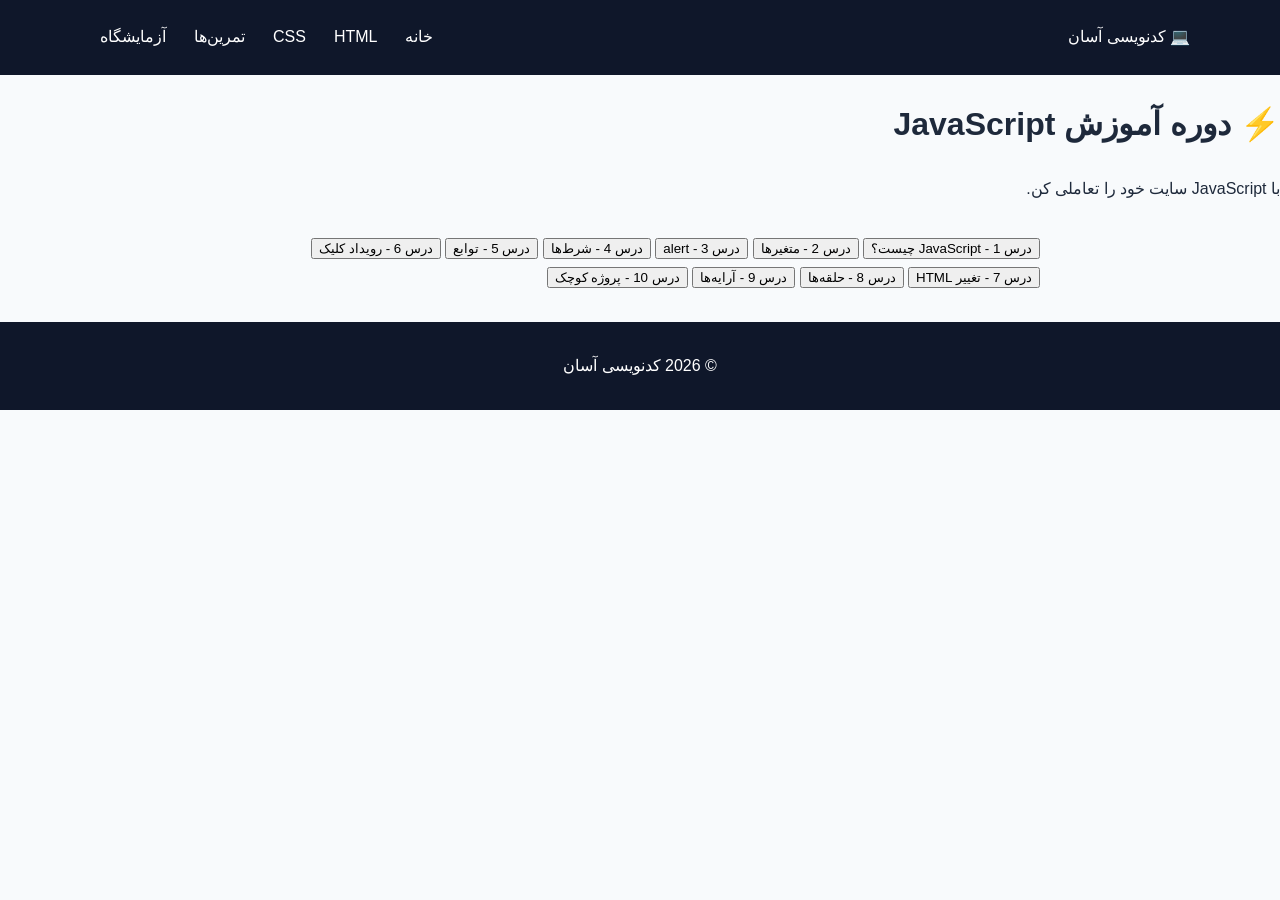
<file: js-course.html>
<!DOCTYPE html>
<html lang="fa" dir="rtl">

<head>

    <meta charset="UTF-8">

    <meta name="viewport"
        content="width=device-width, initial-scale=1.0">

    <title>دوره JavaScript | کدنویسی آسان</title>

    <link rel="stylesheet" href="style.css">

</head>

<body>


<header>

    <div class="container header-container">

        <div class="logo">
            💻 کدنویسی آسان
        </div>

        <nav>

            <a href="index.html">خانه</a>
            <a href="html-course.html">HTML</a>
            <a href="css-course.html">CSS</a>
            <a href="exercises.html">تمرین‌ها</a>
            <a href="lab.html">آزمایشگاه</a>

        </nav>

    </div>

</header>


<main class="lesson-page">

    <h1>⚡ دوره آموزش JavaScript</h1>

    <p>
        با JavaScript سایت خود را تعاملی کن.
    </p>


    <div class="lesson-list">

        <button onclick="showLesson(1)">
            درس 1 - JavaScript چیست؟
        </button>

        <button onclick="showLesson(2)">
            درس 2 - متغیرها
        </button>

        <button onclick="showLesson(3)">
            درس 3 - alert
        </button>

        <button onclick="showLesson(4)">
            درس 4 - شرط‌ها
        </button>

        <button onclick="showLesson(5)">
            درس 5 - توابع
        </button>

        <button onclick="showLesson(6)">
            درس 6 - رویداد کلیک
        </button>

        <button onclick="showLesson(7)">
            درس 7 - تغییر HTML
        </button>

        <button onclick="showLesson(8)">
            درس 8 - حلقه‌ها
        </button>

        <button onclick="showLesson(9)">
            درس 9 - آرایه‌ها
        </button>

        <button onclick="showLesson(10)">
            درس 10 - پروژه کوچک
        </button>

    </div>


    <div id="lesson1" class="lesson">

        <h2>درس 1: JavaScript چیست؟</h2>

        <p>
            JavaScript یک زبان برنامه‌نویسی است
            که باعث تعامل سایت با کاربر می‌شود.
        </p>

        <div class="code-box">
console.log("سلام دنیا");
        </div>

        <div class="exercise">
            📝 تمرین: عبارت «Hello World» را در console چاپ کن.
        </div>

        <div class="lesson-nav">

            <button onclick="showLesson(2)">
                درس بعدی ←
            </button>

            <button onclick="backToLessons()">
                فهرست
            </button>

        </div>

    </div>


    <div id="lesson2" class="lesson">

        <h2>درس 2: متغیرها</h2>

        <div class="code-box">
var name = "Ali";

var age = 20;
        </div>

        <p>
            متغیر برای ذخیره اطلاعات استفاده می‌شود.
        </p>

        <div class="exercise">
            📝 تمرین: یک متغیر برای نام و یک متغیر برای سن بساز.
        </div>

        <div class="lesson-nav">

            <button onclick="showLesson(3)">
                درس بعدی ←
            </button>

            <button onclick="backToLessons()">
                فهرست
            </button>

        </div>

    </div>


    <div id="lesson3" class="lesson">

        <h2>درس 3: alert</h2>

        <div class="code-box">
alert("سلام!");

        </div>

        <p>
            alert یک پیام به کاربر نشان می‌دهد.
        </p>

        <div class="exercise">
            📝 تمرین: یک پیام خوش‌آمدگویی با alert نمایش بده.
        </div>

        <div class="lesson-nav">

            <button onclick="showLesson(4)">
                درس بعدی ←
            </button>

            <button onclick="backToLessons()">
                فهرست
            </button>

        </div>

    </div>


    <div id="lesson4" class="lesson">

        <h2>درس 4: شرط‌ها</h2>

        <div class="code-box">
var age = 18;

if (age >= 18) {

    console.log("بزرگسال");

} else {

    console.log("نابالغ");

}
        </div>

        <div class="exercise">
            📝 تمرین: بررسی کن یک عدد مثبت است یا منفی.
        </div>

        <div class="lesson-nav">

            <button onclick="showLesson(5)">
                درس بعدی ←
            </button>

            <button onclick="backToLessons()">
                فهرست
            </button>

        </div>

    </div>


    <div id="lesson5" class="lesson">

        <h2>درس 5: توابع</h2>

        <div class="code-box">
function hello() {

    alert("سلام!");

}

hello();
        </div>

        <p>
            تابع مجموعه‌ای از دستورات است
            که می‌توانیم چند بار اجرا کنیم.
        </p>

        <div class="exercise">
            📝 تمرین: تابعی بساز که نام کاربر را نمایش دهد.
        </div>

        <div class="lesson-nav">

            <button onclick="showLesson(6)">
                درس بعدی ←
            </button>

            <button onclick="backToLessons()">
                فهرست
            </button>

        </div>

    </div>


    <div id="lesson6" class="lesson">

        <h2>درس 6: رویداد کلیک</h2>

        <div class="code-box">
&lt;button onclick="hello()"&gt;
    کلیک کن
&lt;/button&gt;

&lt;script&gt;

function hello() {

    alert("سلام!");

}

&lt;/script&gt;
        </div>

        <div class="exercise">
            📝 تمرین: با کلیک روی دکمه یک پیام نمایش بده.
        </div>

        <div class="lesson-nav">

            <button onclick="showLesson(7)">
                درس بعدی ←
            </button>

            <button onclick="backToLessons()">
                فهرست
            </button>

        </div>

    </div>


    <div id="lesson7" class="lesson">

        <h2>درس 7: تغییر HTML</h2>

        <div class="code-box">
document.getElementById("title")
    .innerHTML = "سلام";
        </div>

        <p>
            JavaScript می‌تواند محتوای HTML را تغییر دهد.
        </p>

        <div class="exercise">
            📝 تمرین: متن یک h1 را با JavaScript تغییر بده.
        </div>

        <div class="lesson-nav">

            <button onclick="showLesson(8)">
                درس بعدی ←
            </button>

            <button onclick="backToLessons()">
                فهرست
            </button>

        </div>

    </div>


    <div id="lesson8" class="lesson">

        <h2>درس 8: حلقه‌ها</h2>

        <div class="code-box">
for (var i = 1; i <= 5; i++) {

    console.log(i);

}
        </div>

        <p>
            حلقه برای تکرار دستورات استفاده می‌شود.
        </p>

        <div class="exercise">
            📝 تمرین: اعداد 1 تا 10 را چاپ کن.
        </div>

        <div class="lesson-nav">

            <button onclick="showLesson(9)">
                درس بعدی ←
            </button>

            <button onclick="backToLessons()">
                فهرست
            </button>

        </div>

    </div>


    <div id="lesson9" class="lesson">

        <h2>درس 9: آرایه‌ها</h2>

        <div class="code-box">
var languages = [
    "HTML",
    "CSS",
    "JavaScript"
];

console.log(languages[0]);
        </div>

        <p>
            آرایه برای نگهداری چند مقدار استفاده می‌شود.
        </p>

        <div class="exercise">
            📝 تمرین: آرایه‌ای شامل 5 زبان برنامه‌نویسی بساز.
        </div>

        <div class="lesson-nav">

            <button onclick="showLesson(10)">
                درس بعدی ←
            </button>

            <button onclick="backToLessons()">
                فهرست
            </button>

        </div>

    </div>


    <div id="lesson10" class="lesson">

        <h2>درس 10: پروژه کوچک</h2>

        <p>
            حالا می‌توانیم یک شمارنده ساده بسازیم.
        </p>

        <div class="code-box">
var count = 0;

function add() {

    count++;

    document.getElementById("number")
        .innerHTML = count;

}
        </div>

        <div class="tip">
            🎉 تبریک! دوره JavaScript را تمام کردی.
        </div>

        <div class="exercise">
            📝 پروژه: یک شمارنده با دکمه‌های
            افزایش و کاهش بساز.
        </div>

        <div class="lesson-nav">

            <a href="exercises.html"
               class="main-button">
                رفتن به تمرین‌ها
            </a>

            <button onclick="backToLessons()">
                فهرست
            </button>

        </div>

    </div>

</main>


<footer>

    <p>
        © 2026 کدنویسی آسان
    </p>

</footer>


<script>

function showLesson(number) {

    var lessons =
        document.querySelectorAll(".lesson");

    for (var i = 0; i < lessons.length; i++) {

        lessons[i].classList.remove("active");

    }

    var lesson =
        document.getElementById(
            "lesson" + number
        );

    if (lesson) {

        lesson.classList.add("active");

        window.scrollTo({
            top: 0,
            behavior: "smooth"
        });

    }

}


function backToLessons() {

    var lessons =
        document.querySelectorAll(".lesson");

    for (var i = 0; i < lessons.length; i++) {

        lessons[i].classList.remove("active");

    }

    window.scrollTo({
        top: 0,
        behavior: "smooth"
    });

}

</script>

</body>

</html>
</file>
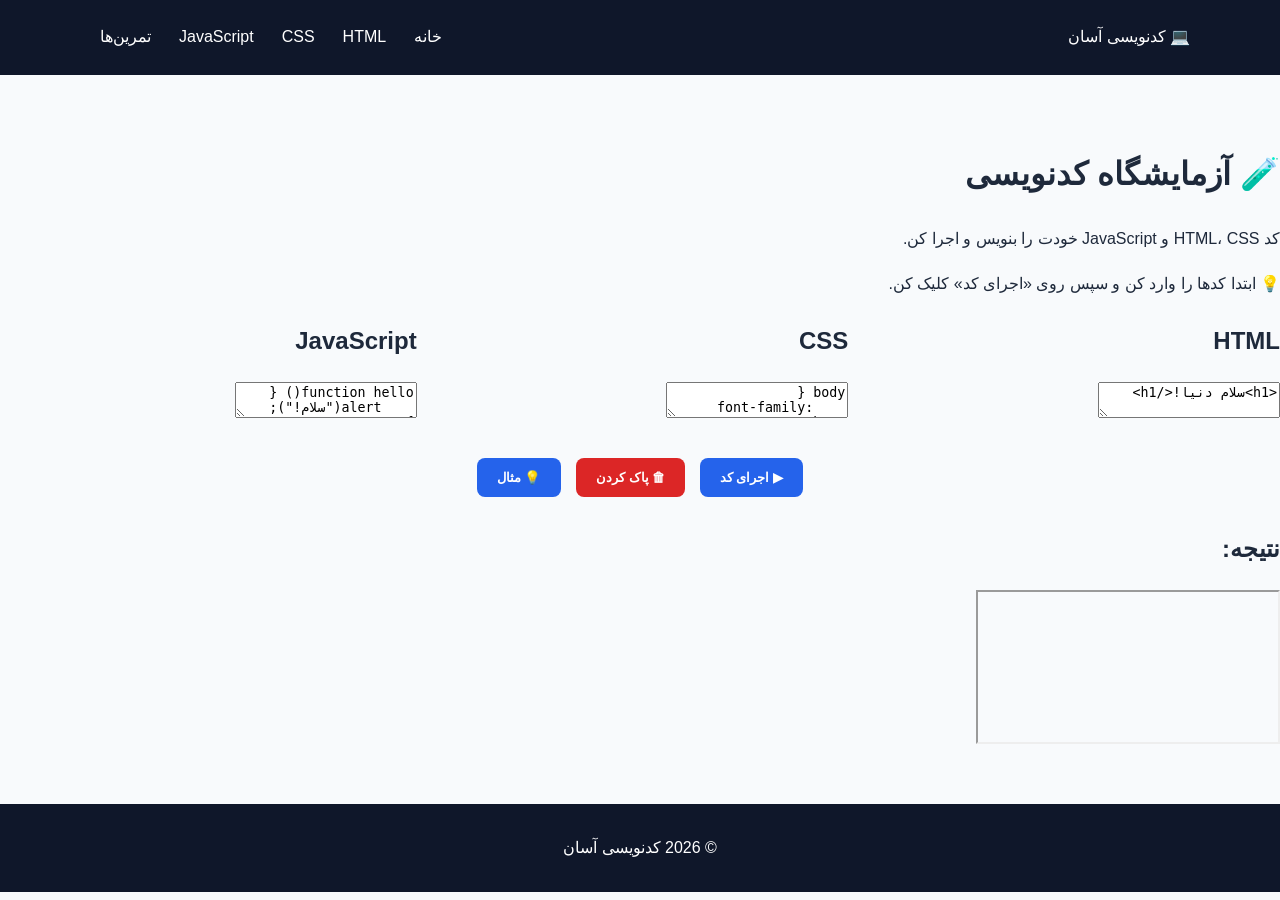
<file: lab.html>
<!DOCTYPE html>
<html lang="fa" dir="rtl">

<head>

    <meta charset="UTF-8">

    <meta name="viewport"
        content="width=device-width, initial-scale=1.0">

    <title>آزمایشگاه | کدنویسی آسان</title>

    <link rel="stylesheet" href="style.css">

</head>

<body>


<header>

    <div class="container header-container">

        <div class="logo">
            💻 کدنویسی آسان
        </div>

        <nav>

            <a href="index.html">خانه</a>
            <a href="html-course.html">HTML</a>
            <a href="css-course.html">CSS</a>
            <a href="js-course.html">JavaScript</a>
            <a href="exercises.html">تمرین‌ها</a>

        </nav>

    </div>

</header>


<main class="lab-page">

    <h1>🧪 آزمایشگاه کدنویسی</h1>

    <p>
        کد HTML، CSS و JavaScript خودت را بنویس
        و اجرا کن.
    </p>


    <div class="lab-help">

        💡 ابتدا کدها را وارد کن و سپس
        روی «اجرای کد» کلیک کن.

    </div>


    <div class="lab-container">


        <div class="editor-card">

            <h2>HTML</h2>

            <textarea id="htmlCode">
<h1>سلام دنیا!</h1>

<p>
این اولین کد من است.
</p>

<button onclick="hello()">
کلیک کن
</button>
            </textarea>

        </div>


        <div class="editor-card">

            <h2>CSS</h2>

            <textarea id="cssCode">
body {
    font-family: Tahoma;
    text-align: center;
    padding: 30px;
}

h1 {
    color: blue;
}

button {
    padding: 10px 20px;
}
            </textarea>

        </div>


        <div class="editor-card">

            <h2>JavaScript</h2>

            <textarea id="jsCode">
function hello() {
    alert("سلام!");
}
            </textarea>

        </div>

    </div>


    <div class="lab-buttons">

        <button
            class="run-button"
            onclick="runCode()">

            ▶ اجرای کد

        </button>


        <button
            class="clear-button"
            onclick="clearCode()">

            🗑 پاک کردن

        </button>


        <button
            class="example-button"
            onclick="exampleCode()">

            💡 مثال

        </button>

    </div>


    <div class="result-title">

        <h2>
            نتیجه:
        </h2>

    </div>


    <iframe
        id="result"
        class="result-frame">
    </iframe>

</main>


<footer>

    <p>
        © 2026 کدنویسی آسان
    </p>

</footer>


<script>

function runCode() {

    var html =
        document.getElementById("htmlCode").value;

    var css =
        document.getElementById("cssCode").value;

    var js =
        document.getElementById("jsCode").value;


    var result =
        document.getElementById("result");


    var page =

        "<!DOCTYPE html>" +

        "<html>" +

        "<head>" +

        "<meta charset='UTF-8'>" +

        "<style>" +
        css +
        "</style>" +

        "</head>" +

        "<body>" +

        html +

        "<script>" +

        js +

        "<\/script>" +

        "</body>" +

        "</html>";


    result.srcdoc = page;

}


function clearCode() {

    document.getElementById("htmlCode").value = "";

    document.getElementById("cssCode").value = "";

    document.getElementById("jsCode").value = "";

    document.getElementById("result").srcdoc = "";

}


function exampleCode() {

    document.getElementById("htmlCode").value =
        "<h1>کدنویسی آسان</h1>\n" +
        "<p>به سایت من خوش آمدی!</p>\n" +
        "<button onclick=\"hello()\">کلیک کن</button>";


    document.getElementById("cssCode").value =
        "body {\n" +
        "    font-family: Tahoma;\n" +
        "    text-align: center;\n" +
        "    padding: 30px;\n" +
        "}\n\n" +

        "h1 {\n" +
        "    color: blue;\n" +
        "}\n\n" +

        "button {\n" +
        "    padding: 10px 20px;\n" +
        "}";


    document.getElementById("jsCode").value =
        "function hello() {\n" +
        "    alert('سلام!');\n" +
        "}";


    runCode();

}

</script>

</body>

</html>
</file>
<file: style.css>
/* =========================
   تنظیمات اصلی
========================= */

* {
    box-sizing: border-box;
}

html {
    scroll-behavior: smooth;
}

body {
    margin: 0;
    padding: 0;
    font-family: Tahoma, Arial, sans-serif;
    direction: rtl;
    background: #f8fafc;
    color: #1e293b;
    line-height: 1.8;
}

a {
    text-decoration: none;
}

.container {
    width: 90%;
    max-width: 1100px;
    margin: auto;
}


/* =========================
   Header
========================= */

header {
    background: #0f172a;
    color: white;
    padding: 15px 0;
}

header .container {
    display: flex;
    justify-content: space-between;
    align-items: center;
    flex-wrap: wrap;
}

header h1 {
    margin: 0;
    font-size: 24px;
}

nav {
    display: flex;
    gap: 8px;
    flex-wrap: wrap;
}

nav a {
    color: white;
    padding: 8px 10px;
    border-radius: 6px;
    transition: 0.3s;
}

nav a:hover {
    background: #2563eb;
}


/* =========================
   Hero
========================= */

.hero {
    background: linear-gradient(135deg, #1d4ed8, #3b82f6);
    color: white;
    text-align: center;
    padding: 100px 20px;
}

.hero h2 {
    font-size: 38px;
    margin: 0 0 15px;
}

.hero h2 span {
    color: #facc15;
}

.hero p {
    font-size: 18px;
    margin-bottom: 30px;
}

.hero-buttons {
    display: flex;
    justify-content: center;
    align-items: center;
    gap: 15px;
    flex-wrap: wrap;
}


/* =========================
   Button
========================= */

.btn {
    display: inline-block;
    background: #2563eb;
    color: white !important;
    padding: 11px 22px;
    border-radius: 8px;
    border: 2px solid #2563eb;
    font-weight: bold;
    cursor: pointer;
    transition: 0.3s;
}

.btn:hover {
    background: #1d4ed8;
    border-color: #1d4ed8;
}


/* دکمه دوم در Hero */

.hero-buttons .btn-secondary {
    background: white;
    color: #2563eb !important;
    border: 2px solid white;
}

.hero-buttons .btn-secondary:hover {
    background: #f1f5f9;
    color: #1d4ed8 !important;
}


/* =========================
   Section
========================= */

.section {
    padding: 70px 0;
}

.section h2 {
    text-align: center;
    color: #1e40af;
    font-size: 30px;
    margin-top: 0;
}

.section-description {
    text-align: center;
    color: #64748b;
    margin-bottom: 40px;
}


/* =========================
   Courses
========================= */

.courses {
    background: #f8fafc;
}

.course-container {
    display: grid;
    grid-template-columns: repeat(3, 1fr);
    gap: 25px;
}

.course-card {
    background: white;
    padding: 30px;
    border-radius: 15px;
    box-shadow: 0 5px 20px rgba(0, 0, 0, 0.07);
    text-align: center;
    transition: 0.3s;
}

.course-card:hover {
    transform: translateY(-5px);
    box-shadow: 0 10px 25px rgba(0, 0, 0, 0.12);
}

.course-icon {
    font-size: 50px;
    margin-bottom: 10px;
}

.course-card h3 {
    color: #1e40af;
    font-size: 23px;
}

.course-card p {
    color: #64748b;
}

.course-card ul {
    text-align: right;
    padding-right: 20px;
    margin-bottom: 25px;
}

.course-card li {
    margin-bottom: 7px;
}


/* =========================
   Features
========================= */

.features {
    background: #eef2ff;
}

.features-container {
    display: grid;
    grid-template-columns: repeat(4, 1fr);
    gap: 20px;
}

.feature {
    background: white;
    text-align: center;
    padding: 25px 15px;
    border-radius: 12px;
    box-shadow: 0 4px 15px rgba(0, 0, 0, 0.06);
}

.feature-icon {
    font-size: 40px;
}

.feature h3 {
    color: #1e40af;
}

.feature p {
    color: #64748b;
}


/* =========================
   Quick Access
========================= */

.quick {
    background: white;
}

.quick-container {
    display: grid;
    grid-template-columns: repeat(3, 1fr);
    gap: 25px;
}

.quick-card {
    background: #f8fafc;
    color: #1e293b;
    text-align: center;
    padding: 30px 20px;
    border-radius: 15px;
    border: 2px solid #e2e8f0;
    transition: 0.3s;
}

.quick-card:hover {
    border-color: #2563eb;
    transform: translateY(-5px);
}

.quick-card span {
    font-size: 45px;
}

.quick-card h3 {
    color: #1e40af;
    margin-bottom: 5px;
}

.quick-card p {
    color: #64748b;
}


/* =========================
   About
========================= */

.about {
    background: #f1f5f9;
    text-align: center;
}

.about p {
    max-width: 800px;
    margin: 15px auto;
    color: #475569;
}


/* =========================
   Contact
========================= */

.contact {
    background: #e0f2fe;
    text-align: center;
}

.contact > .container > p {
    color: #475569;
}

.contact-form {
    max-width: 650px;
    margin: 30px auto 0;
    background: white;
    padding: 30px;
    border-radius: 15px;
    box-shadow: 0 5px 20px rgba(0, 0, 0, 0.07);
    text-align: right;
}

.contact-form label {
    display: block;
    margin-bottom: 7px;
    font-weight: bold;
    color: #1e293b;
}

.contact-form input,
.contact-form textarea {
    width: 100%;
    padding: 12px;
    margin-bottom: 18px;
    border: 1px solid #cbd5e1;
    border-radius: 8px;
    font-family: Tahoma, Arial, sans-serif;
    font-size: 14px;
    outline: none;
}

.contact-form input:focus,
.contact-form textarea:focus {
    border-color: #2563eb;
}

.contact-form textarea {
    height: 150px;
    resize: vertical;
}

.contact-form button {
    width: 100%;
    border: none;
    background: #2563eb;
    color: white;
    padding: 13px;
    border-radius: 8px;
    cursor: pointer;
    font-size: 16px;
    font-weight: bold;
}

.contact-form button:hover {
    background: #1d4ed8;
}

#message-result {
    margin-top: 20px;
    font-weight: bold;
    color: #16a34a;
}


/* =========================
   Footer
========================= */

footer {
    background: #0f172a;
    color: white;
    text-align: center;
    padding: 25px 10px;
}

footer p {
    margin: 5px 0;
}


/* =========================
   صفحات دوره‌ها
========================= */

.course-page {
    padding: 50px 0;
}

.course-page h2 {
    text-align: center;
    color: #1e40af;
}

.lesson-list {
    max-width: 800px;
    margin: 30px auto;
}

.lesson-item {
    background: white;
    margin-bottom: 12px;
    padding: 18px 20px;
    border-radius: 10px;
    box-shadow: 0 3px 12px rgba(0, 0, 0, 0.06);
    cursor: pointer;
    transition: 0.3s;
}

.lesson-item:hover {
    background: #eff6ff;
    transform: translateX(-3px);
}

.lesson-item h3 {
    margin: 0;
    color: #1e40af;
}

.lesson {
    display: none;
    max-width: 900px;
    margin: 30px auto;
    background: white;
    padding: 30px;
    border-radius: 15px;
    box-shadow: 0 5px 20px rgba(0, 0, 0, 0.07);
}

.lesson.active {
    display: block;
}

.lesson h2 {
    text-align: right;
    color: #1e40af;
}

.lesson h3 {
    color: #2563eb;
}

.lesson p {
    color: #475569;
}

.lesson ul,
.lesson ol {
    padding-right: 25px;
}

.lesson li {
    margin-bottom: 8px;
}


/* =========================
   Code Box
========================= */

.code-box {
    background: #0f172a;
    color: #e2e8f0;
    padding: 20px;
    border-radius: 10px;
    margin: 20px 0;
    direction: ltr;
    text-align: left;
    overflow-x: auto;
}

.code-box pre {
    margin: 0;
    white-space: pre-wrap;
    font-family: Consolas, monospace;
    font-size: 14px;
}


/* =========================
   Tip
========================= */

.tip {
    background: #fef3c7;
    border-right: 5px solid #f59e0b;
    padding: 15px;
    margin: 20px 0;
    border-radius: 8px;
}

.tip strong {
    color: #92400e;
}


/* =========================
   Exercise داخل درس
========================= */

.exercise {
    background: #ecfdf5;
    border-right: 5px solid #22c55e;
    padding: 20px;
    margin-top: 25px;
    border-radius: 8px;
}

.exercise h3 {
    color: #15803d;
}


/* =========================
   Lesson Navigation
========================= */

.lesson-nav {
    display: flex;
    justify-content: space-between;
    gap: 10px;
    margin-top: 30px;
    flex-wrap: wrap;
}

.lesson-nav button {
    background: #2563eb;
    color: white;
    border: none;
    padding: 10px 18px;
    border-radius: 8px;
    cursor: pointer;
}

.lesson-nav button:hover {
    background: #1d4ed8;
}


/* =========================
   Lab
========================= */

.lab-page {
    padding: 50px 0;
}

.lab-title {
    text-align: center;
    color: #1e40af;
}

.lab-container {
    display: grid;
    grid-template-columns: 1fr 1fr 1fr;
    gap: 15px;
}

.code-editor {
    background: white;
    border-radius: 12px;
    padding: 15px;
    box-shadow: 0 4px 15px rgba(0, 0, 0, 0.07);
}

.code-editor h3 {
    margin-top: 0;
    color: #1e40af;
}

.code-editor textarea {
    width: 100%;
    height: 250px;
    resize: vertical;
    direction: ltr;
    text-align: left;
    font-family: Consolas, monospace;
    font-size: 14px;
    padding: 12px;
    border: 1px solid #cbd5e1;
    border-radius: 8px;
    outline: none;
}

.code-editor textarea:focus {
    border-color: #2563eb;
}

.lab-buttons {
    text-align: center;
    margin: 25px 0;
}

.lab-buttons button {
    border: none;
    background: #2563eb;
    color: white;
    padding: 12px 20px;
    margin: 5px;
    border-radius: 8px;
    cursor: pointer;
    font-weight: bold;
}

.lab-buttons button:hover {
    background: #1d4ed8;
}

.lab-buttons .clear-button {
    background: #dc2626;
}

.lab-buttons .clear-button:hover {
    background: #b91c1c;
}

.lab-output {
    background: white;
    padding: 15px;
    border-radius: 12px;
    box-shadow: 0 4px 15px rgba(0, 0, 0, 0.07);
}

.lab-output h3 {
    color: #1e40af;
}

.lab-output iframe {
    width: 100%;
    height: 350px;
    border: 1px solid #cbd5e1;
    border-radius: 8px;
    background: white;
}


/* =========================
   Exercises
========================= */

.exercise-page {
    padding: 50px 0;
}

.exercise-page > .container > h2 {
    text-align: center;
    color: #1e40af;
}

.exercise-filters {
    text-align: center;
    margin: 30px 0;
}

.exercise-filters button {
    background: white;
    color: #2563eb;
    border: 2px solid #2563eb;
    padding: 9px 15px;
    margin: 5px;
    border-radius: 8px;
    cursor: pointer;
    font-weight: bold;
}

.exercise-filters button:hover,
.exercise-filters button.active {
    background: #2563eb;
    color: white;
}

.exercises-container {
    display: grid;
    grid-template-columns: repeat(3, 1fr);
    gap: 20px;
}

.exercise-card {
    background: white;
    padding: 25px;
    border-radius: 12px;
    box-shadow: 0 4px 15px rgba(0, 0, 0, 0.07);
    transition: 0.3s;
}

.exercise-card:hover {
    transform: translateY(-4px);
}

.exercise-card h3 {
    color: #1e40af;
}

.exercise-card p {
    color: #64748b;
}

.exercise-card .category {
    display: inline-block;
    background: #dbeafe;
    color: #1d4ed8;
    padding: 4px 9px;
    border-radius: 5px;
    font-size: 12px;
    margin-bottom: 10px;
}

.exercise-card .btn {
    margin-top: 10px;
}


/* =========================
   Downloads
========================= */

.download-page {
    padding: 50px 0;
}

.download-page > .container > h2 {
    text-align: center;
    color: #1e40af;
}

.download-container {
    display: grid;
    grid-template-columns: repeat(2, 1fr);
    gap: 20px;
    margin-top: 30px;
}

.download-card {
    background: white;
    padding: 25px;
    border-radius: 12px;
    box-shadow: 0 4px 15px rgba(0, 0, 0, 0.07);
}

.download-card h3 {
    color: #1e40af;
}

.download-card p {
    color: #64748b;
}

.download-card .download-icon {
    font-size: 45px;
}

.download-warning {
    background: #fff7ed;
    border-right: 5px solid #f97316;
    padding: 20px;
    border-radius: 8px;
    margin-top: 30px;
}

.download-warning strong {
    color: #c2410c;
}


/* =========================
   Responsive
========================= */

@media (max-width: 900px) {

    header .container {
        flex-direction: column;
        gap: 15px;
    }

    .course-container {
        grid-template-columns: 1fr 1fr;
    }

    .features-container {
        grid-template-columns: 1fr 1fr;
    }

    .quick-container {
        grid-template-columns: 1fr 1fr;
    }

    .exercises-container {
        grid-template-columns: 1fr 1fr;
    }

    .lab-container {
        grid-template-columns: 1fr;
    }
}


@media (max-width: 600px) {

    .container {
        width: 94%;
    }

    header h1 {
        font-size: 21px;
    }

    nav {
        justify-content: center;
    }

    nav a {
        font-size: 13px;
        padding: 6px 7px;
    }

    .hero {
        padding: 70px 15px;
    }

    .hero h2 {
        font-size: 28px;
    }

    .hero p {
        font-size: 15px;
    }

    .hero-buttons {
        flex-direction: column;
    }

    .hero-buttons .btn {
        width: 100%;
        max-width: 300px;
        text-align: center;
    }

    .section {
        padding: 50px 0;
    }

    .section h2 {
        font-size: 25px;
    }

    .course-container {
        grid-template-columns: 1fr;
    }

    .features-container {
        grid-template-columns: 1fr;
    }

    .quick-container {
        grid-template-columns: 1fr;
    }

    .exercises-container {
        grid-template-columns: 1fr;
    }

    .download-container {
        grid-template-columns: 1fr;
    }

    .lesson {
        padding: 20px;
    }

    .code-box {
        font-size: 12px;
    }

    .contact-form {
        padding: 20px;
    }
}
</file>
